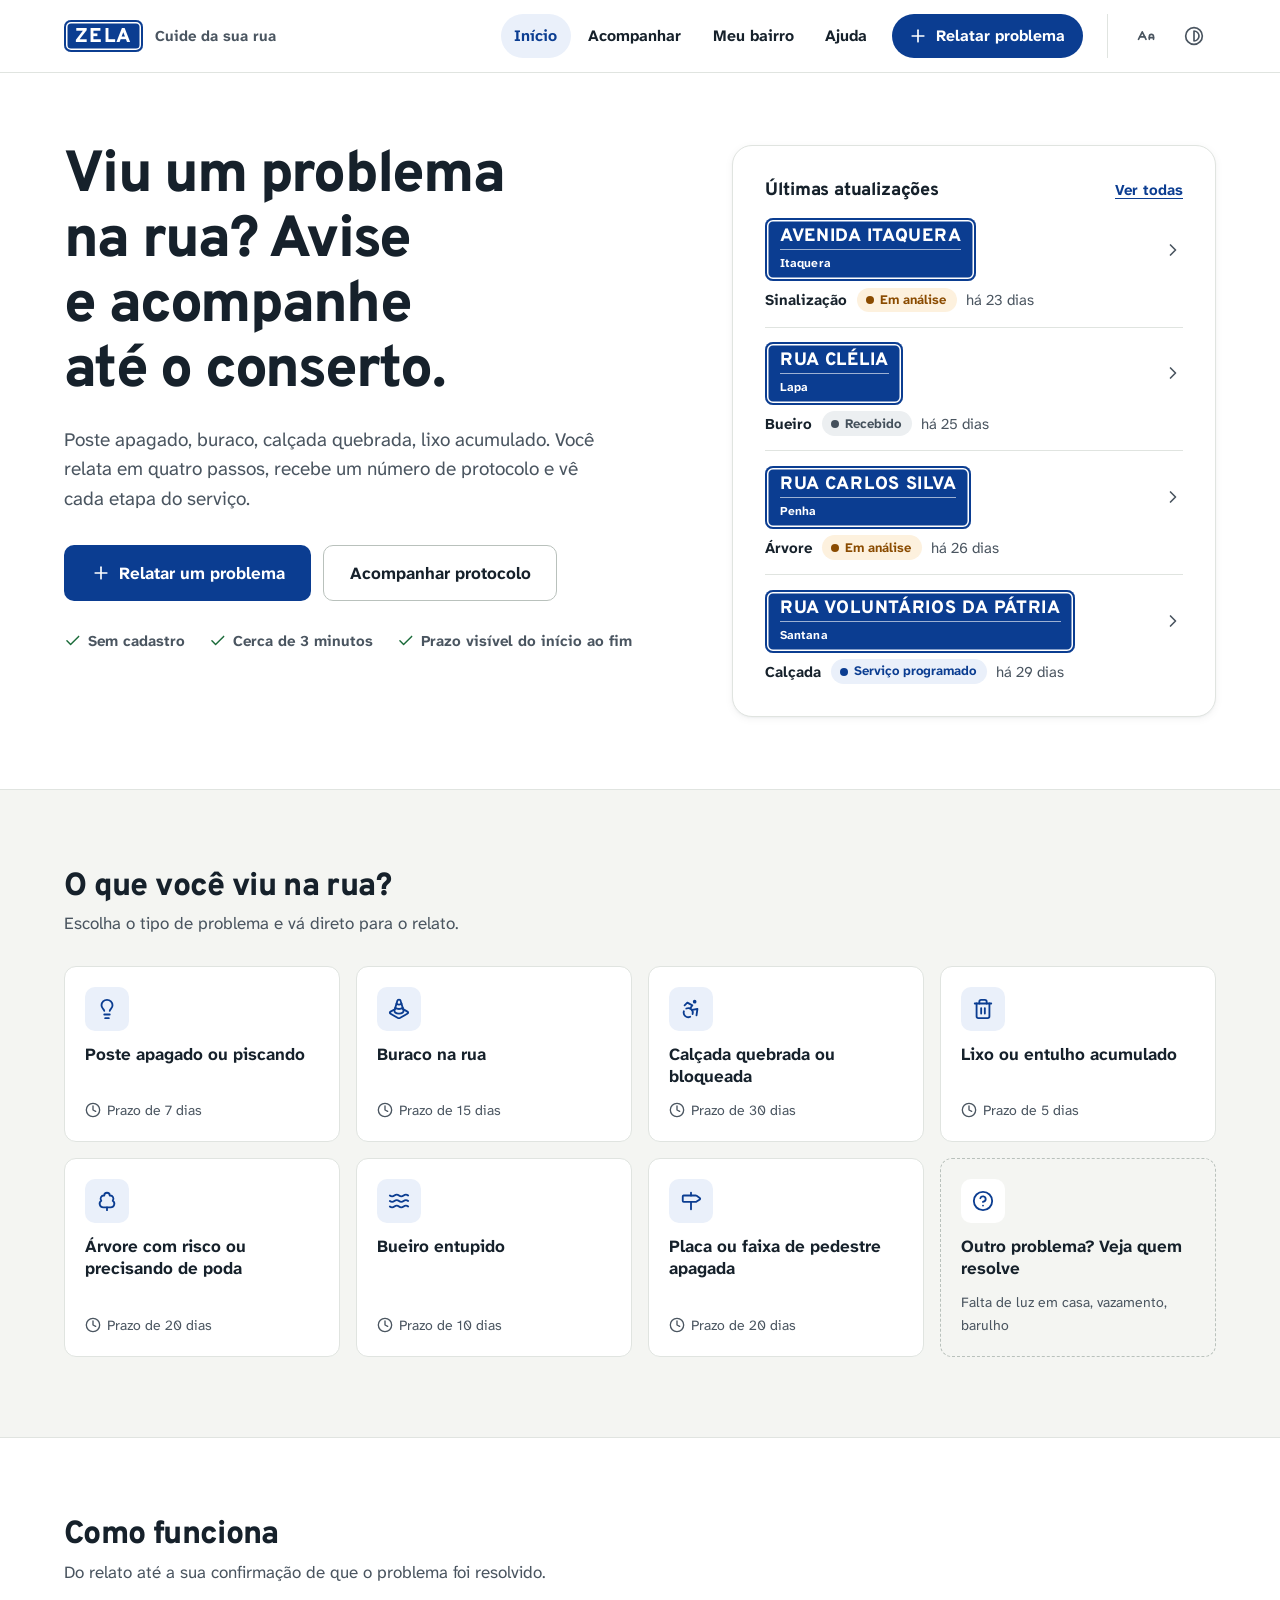
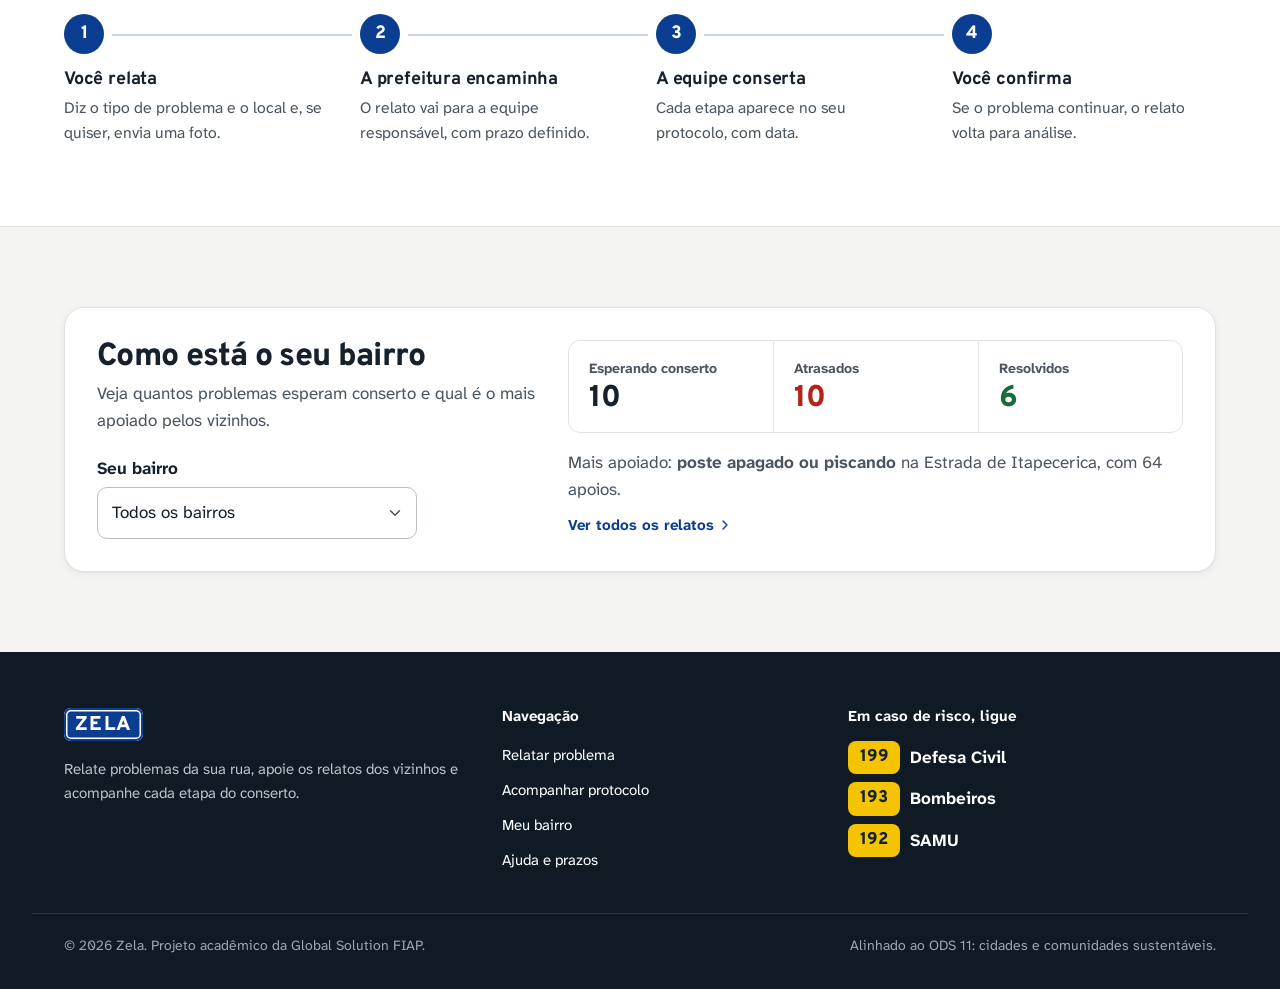
<file: index.html>
<!DOCTYPE html>
<html lang="pt-BR">
<head>
  <meta charset="UTF-8">
  <meta name="viewport" content="width=device-width, initial-scale=1">
  <title>Zela · Cuide da sua rua</title>
  <meta name="description" content="Relate poste apagado, buraco, calçada quebrada ou lixo na rua e acompanhe o conserto pelo número do protocolo.">
  <meta name="theme-color" content="#0b3d91">
  <script>document.documentElement.classList.add("js");</script>
  <link rel="preconnect" href="https://fonts.googleapis.com">
  <link rel="preconnect" href="https://fonts.gstatic.com" crossorigin>
  <link href="https://fonts.googleapis.com/css2?family=Atkinson+Hyperlegible+Next:wght@400;700&family=Overpass:wght@700;800&display=swap" rel="stylesheet">
  <link rel="stylesheet" href="css/style.css">
  <link rel="icon" href="img/favicon.svg?v=2" type="image/svg+xml">
  <link rel="icon" href="img/favicon-32.png?v=2" type="image/png" sizes="32x32">
  <link rel="apple-touch-icon" href="img/apple-touch-icon.png?v=2">
</head>
<body>
  <a class="pular" href="#conteudo">Pular para o conteúdo</a>

  <header class="topo">
    <div class="container topo__linha">
      <a class="marca" href="index.html" aria-label="Zela, página inicial">
        <span class="marca__placa" aria-hidden="true">Zela</span>
        <span class="marca__texto" aria-hidden="true">Cuide da sua rua</span>
      </a>
      <nav class="navegacao" aria-label="Principal">
        <ul id="menu-principal" class="menu">
          <li><a href="index.html" aria-current="page">Início</a></li>
          <li><a href="acompanhar.html">Acompanhar <span id="contador-meus" class="contador" hidden></span></a></li>
          <li><a href="bairro.html">Meu bairro</a></li>
          <li><a href="ajuda.html">Ajuda</a></li>
          <li class="menu__cta"><a href="relatar.html"><span data-icone="mais"></span>Relatar problema</a></li>
        </ul>
      </nav>
      <div class="prefs" role="group" aria-label="Preferências de leitura">
        <button type="button" id="pref-texto" class="botao-icone" aria-pressed="false" aria-label="Texto maior" data-dica="Texto maior"><span data-icone="texto"></span></button>
        <button type="button" id="pref-contraste" class="botao-icone" aria-pressed="false" aria-label="Alto contraste" data-dica="Alto contraste"><span data-icone="contraste"></span></button>
      </div>
      <button type="button" id="botao-menu" class="botao-icone botao-menu" aria-expanded="false" aria-controls="menu-principal" aria-label="Abrir menu"><span data-icone="menu"></span></button>
    </div>
  </header>

  <div id="aviso-global" class="aviso-global" role="status" aria-live="polite"></div>

  <main id="conteudo" tabindex="-1">
    <section class="hero" aria-labelledby="titulo-hero">
      <div class="container hero__grade">
        <div class="hero__texto">
          <h1 id="titulo-hero">Viu um problema na rua? Avise e acompanhe até o conserto.</h1>
          <p class="lead">Poste apagado, buraco, calçada quebrada, lixo acumulado. Você relata em quatro passos, recebe um número de protocolo e vê cada etapa do serviço.</p>
          <div class="acoes">
            <a class="botao botao--principal botao--grande" href="relatar.html"><span data-icone="mais"></span>Relatar um problema</a>
            <a class="botao botao--secundario botao--grande" href="acompanhar.html">Acompanhar protocolo</a>
          </div>
          <ul class="garantias">
            <li><span data-icone="check"></span>Sem cadastro</li>
            <li><span data-icone="check"></span>Cerca de 3 minutos</li>
            <li><span data-icone="check"></span>Prazo visível do início ao fim</li>
          </ul>
        </div>

        <section class="painel" aria-labelledby="titulo-atualizacoes">
          <div class="painel__cabeca">
            <h2 id="titulo-atualizacoes">Últimas atualizações</h2>
            <a href="bairro.html">Ver todas</a>
          </div>
          <ul class="atualizacoes" id="ruas-recentes"></ul>
        </section>
      </div>
    </section>

    <section class="secao" aria-labelledby="titulo-categorias">
      <div class="container">
        <div class="secao__cabeca">
          <h2 id="titulo-categorias">O que você viu na rua?</h2>
          <p>Escolha o tipo de problema e vá direto para o relato.</p>
        </div>
        <ul class="categorias" id="atalhos-categorias"></ul>
      </div>
    </section>

    <section class="secao secao--branca" aria-labelledby="titulo-como">
      <div class="container">
        <div class="secao__cabeca">
          <h2 id="titulo-como">Como funciona</h2>
          <p>Do relato até a sua confirmação de que o problema foi resolvido.</p>
        </div>
        <ol class="passos">
          <li><h3>Você relata</h3><p>Diz o tipo de problema e o local e, se quiser, envia uma foto.</p></li>
          <li><h3>A prefeitura encaminha</h3><p>O relato vai para a equipe responsável, com prazo definido.</p></li>
          <li><h3>A equipe conserta</h3><p>Cada etapa aparece no seu protocolo, com data.</p></li>
          <li><h3>Você confirma</h3><p>Se o problema continuar, o relato volta para análise.</p></li>
        </ol>
      </div>
    </section>

    <section class="secao" aria-labelledby="titulo-perto">
      <div class="container">
        <div class="painel bairro-rapido">
          <div>
            <h2 id="titulo-perto">Como está o seu bairro</h2>
            <p>Veja quantos problemas esperam conserto e qual é o mais apoiado pelos vizinhos.</p>
            <div class="campo">
              <label for="escolha-bairro">Seu bairro</label>
              <select id="escolha-bairro"><option value="">Todos os bairros</option></select>
            </div>
          </div>
          <div id="resumo-bairro" class="resumo-bairro" aria-live="polite"></div>
        </div>
      </div>
    </section>
  </main>

  <footer class="rodape">
    <div class="container rodape__grade">
      <div>
        <span class="marca__placa" aria-hidden="true">Zela</span>
        <p>Relate problemas da sua rua, apoie os relatos dos vizinhos e acompanhe cada etapa do conserto.</p>
      </div>
      <nav aria-labelledby="rodape-nav">
        <h2 id="rodape-nav">Navegação</h2>
        <ul class="rodape__links">
          <li><a href="relatar.html">Relatar problema</a></li>
          <li><a href="acompanhar.html">Acompanhar protocolo</a></li>
          <li><a href="bairro.html">Meu bairro</a></li>
          <li><a href="ajuda.html">Ajuda e prazos</a></li>
        </ul>
      </nav>
      <section aria-labelledby="rodape-emergencia">
        <h2 id="rodape-emergencia">Em caso de risco, ligue</h2>
        <ul class="telefones">
          <li><a href="tel:199"><strong>199</strong><span>Defesa Civil</span></a></li>
          <li><a href="tel:193"><strong>193</strong><span>Bombeiros</span></a></li>
          <li><a href="tel:192"><strong>192</strong><span>SAMU</span></a></li>
        </ul>
      </section>
    </div>
    <div class="container rodape__base">
      <p>© <span id="ano-atual">2026</span> Zela. Projeto acadêmico da Global Solution FIAP.</p>
      <p>Alinhado ao ODS 11: cidades e comunidades sustentáveis.</p>
    </div>
  </footer>

  <script src="js/dados.js"></script>
  <script src="js/app.js"></script>
  <script src="js/inicio.js"></script>
</body>
</html>
</file>
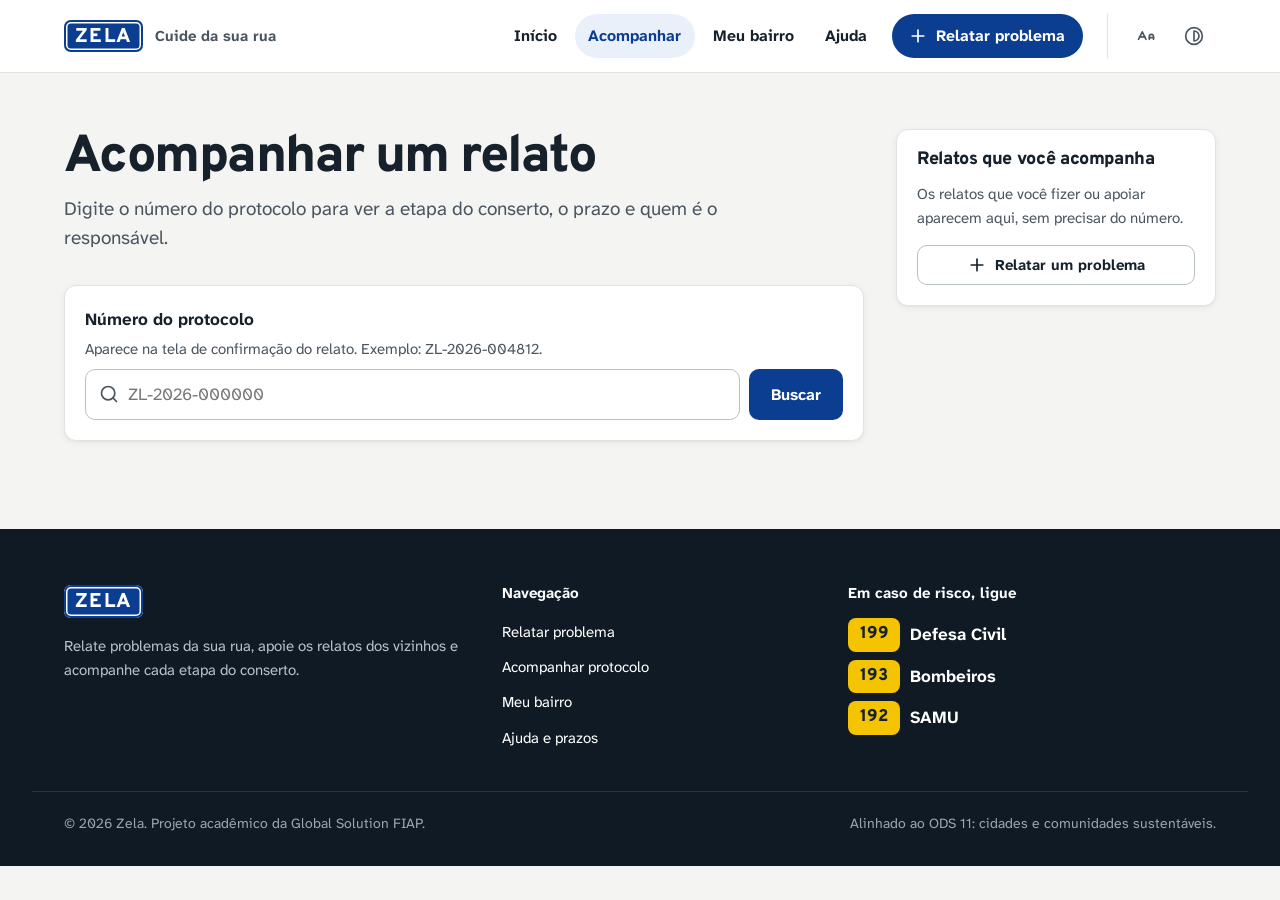
<file: acompanhar.html>
<!DOCTYPE html>
<html lang="pt-BR">
<head>
  <meta charset="UTF-8">
  <meta name="viewport" content="width=device-width, initial-scale=1">
  <title>Acompanhar um relato · Zela</title>
  <meta name="description" content="Veja em que etapa está o conserto do problema que você relatou.">
  <meta name="theme-color" content="#0b3d91">
  <script>document.documentElement.classList.add("js");</script>
  <link rel="preconnect" href="https://fonts.googleapis.com">
  <link rel="preconnect" href="https://fonts.gstatic.com" crossorigin>
  <link href="https://fonts.googleapis.com/css2?family=Atkinson+Hyperlegible+Next:wght@400;700&family=Overpass:wght@700;800&display=swap" rel="stylesheet">
  <link rel="stylesheet" href="css/style.css">
  <link rel="icon" href="img/favicon.svg?v=2" type="image/svg+xml">
  <link rel="icon" href="img/favicon-32.png?v=2" type="image/png" sizes="32x32">
  <link rel="apple-touch-icon" href="img/apple-touch-icon.png?v=2">
</head>
<body>
  <a class="pular" href="#conteudo">Pular para o conteúdo</a>

  <header class="topo">
    <div class="container topo__linha">
      <a class="marca" href="index.html" aria-label="Zela, página inicial">
        <span class="marca__placa" aria-hidden="true">Zela</span>
        <span class="marca__texto" aria-hidden="true">Cuide da sua rua</span>
      </a>
      <nav class="navegacao" aria-label="Principal">
        <ul id="menu-principal" class="menu">
          <li><a href="index.html">Início</a></li>
          <li><a href="acompanhar.html" aria-current="page">Acompanhar <span id="contador-meus" class="contador" hidden></span></a></li>
          <li><a href="bairro.html">Meu bairro</a></li>
          <li><a href="ajuda.html">Ajuda</a></li>
          <li class="menu__cta"><a href="relatar.html"><span data-icone="mais"></span>Relatar problema</a></li>
        </ul>
      </nav>
      <div class="prefs" role="group" aria-label="Preferências de leitura">
        <button type="button" id="pref-texto" class="botao-icone" aria-pressed="false" aria-label="Texto maior" data-dica="Texto maior"><span data-icone="texto"></span></button>
        <button type="button" id="pref-contraste" class="botao-icone" aria-pressed="false" aria-label="Alto contraste" data-dica="Alto contraste"><span data-icone="contraste"></span></button>
      </div>
      <button type="button" id="botao-menu" class="botao-icone botao-menu" aria-expanded="false" aria-controls="menu-principal" aria-label="Abrir menu"><span data-icone="menu"></span></button>
    </div>
  </header>

  <div id="aviso-global" class="aviso-global" role="status" aria-live="polite"></div>

  <main id="conteudo" class="pagina" tabindex="-1">
    <div class="container layout-lateral">
      <div>
        <header class="pagina__cabeca">
          <h1>Acompanhar um relato</h1>
          <p class="lead">Digite o número do protocolo para ver a etapa do conserto, o prazo e quem é o responsável.</p>
        </header>

        <form id="form-busca" class="busca painel painel--compacto" novalidate role="search" aria-label="Buscar protocolo">
          <div class="campo">
            <label for="protocolo">Número do protocolo</label>
            <p class="dica" id="dica-protocolo">Aparece na tela de confirmação do relato. Exemplo: ZL-2026-004812.</p>
            <div class="busca__linha">
              <div class="campo-com-icone">
                <span data-icone="lupa"></span>
                <input type="text" id="protocolo" name="protocolo" autocomplete="off" autocapitalize="characters" spellcheck="false" placeholder="ZL-2026-000000" aria-describedby="dica-protocolo erro-protocolo">
              </div>
              <button type="submit" class="botao botao--principal">Buscar</button>
            </div>
            <p class="erro" id="erro-protocolo" hidden></p>
          </div>
        </form>

        <section id="resultado" aria-label="Resultado da busca" hidden></section>
      </div>

      <aside class="lateral-fixa" aria-labelledby="titulo-meus">
        <div class="painel painel--compacto">
          <h2 class="painel__titulo" id="titulo-meus">Relatos que você acompanha</h2>
          <div id="lista-meus"></div>
        </div>
      </aside>
    </div>
  </main>

  <footer class="rodape">
    <div class="container rodape__grade">
      <div>
        <span class="marca__placa" aria-hidden="true">Zela</span>
        <p>Relate problemas da sua rua, apoie os relatos dos vizinhos e acompanhe cada etapa do conserto.</p>
      </div>
      <nav aria-labelledby="rodape-nav">
        <h2 id="rodape-nav">Navegação</h2>
        <ul class="rodape__links">
          <li><a href="relatar.html">Relatar problema</a></li>
          <li><a href="acompanhar.html">Acompanhar protocolo</a></li>
          <li><a href="bairro.html">Meu bairro</a></li>
          <li><a href="ajuda.html">Ajuda e prazos</a></li>
        </ul>
      </nav>
      <section aria-labelledby="rodape-emergencia">
        <h2 id="rodape-emergencia">Em caso de risco, ligue</h2>
        <ul class="telefones">
          <li><a href="tel:199"><strong>199</strong><span>Defesa Civil</span></a></li>
          <li><a href="tel:193"><strong>193</strong><span>Bombeiros</span></a></li>
          <li><a href="tel:192"><strong>192</strong><span>SAMU</span></a></li>
        </ul>
      </section>
    </div>
    <div class="container rodape__base">
      <p>© <span id="ano-atual">2026</span> Zela. Projeto acadêmico da Global Solution FIAP.</p>
      <p>Alinhado ao ODS 11: cidades e comunidades sustentáveis.</p>
    </div>
  </footer>

  <script src="js/dados.js"></script>
  <script src="js/app.js"></script>
  <script src="js/acompanhar.js"></script>
</body>
</html>
</file>
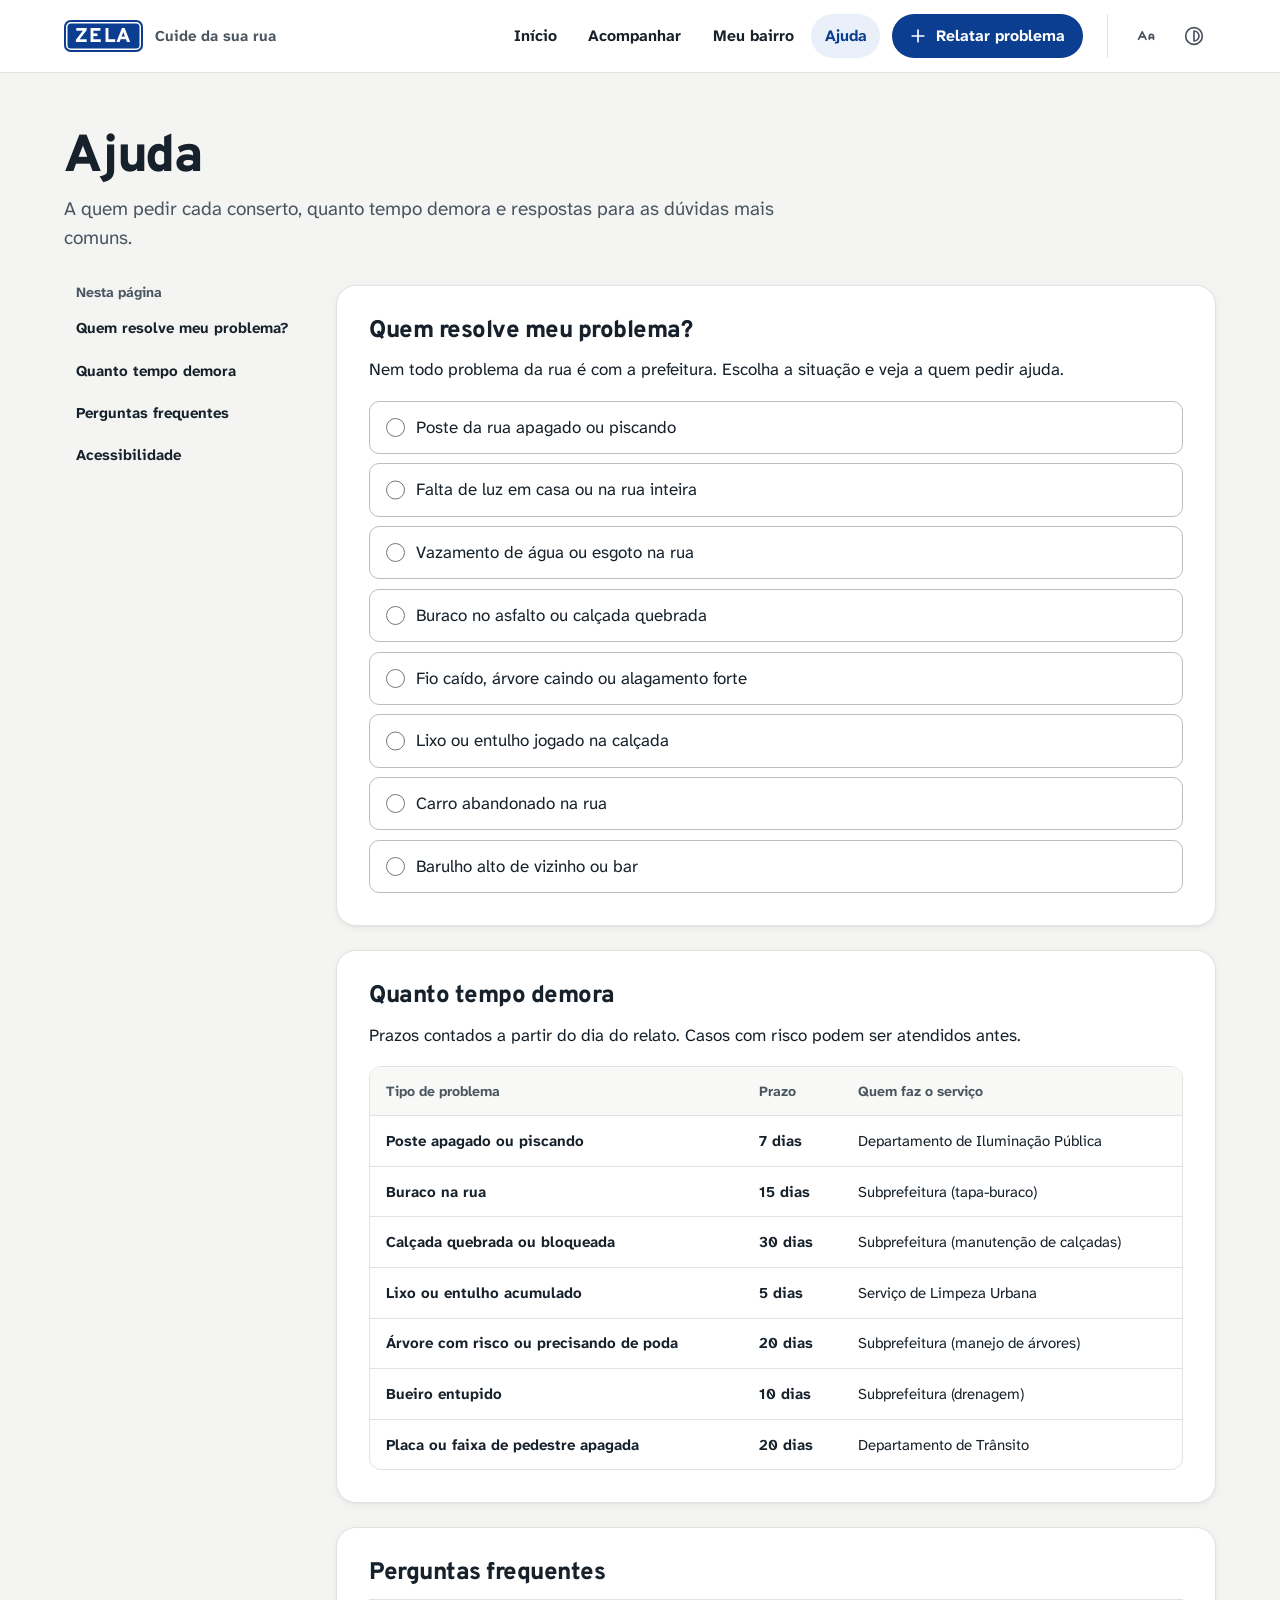
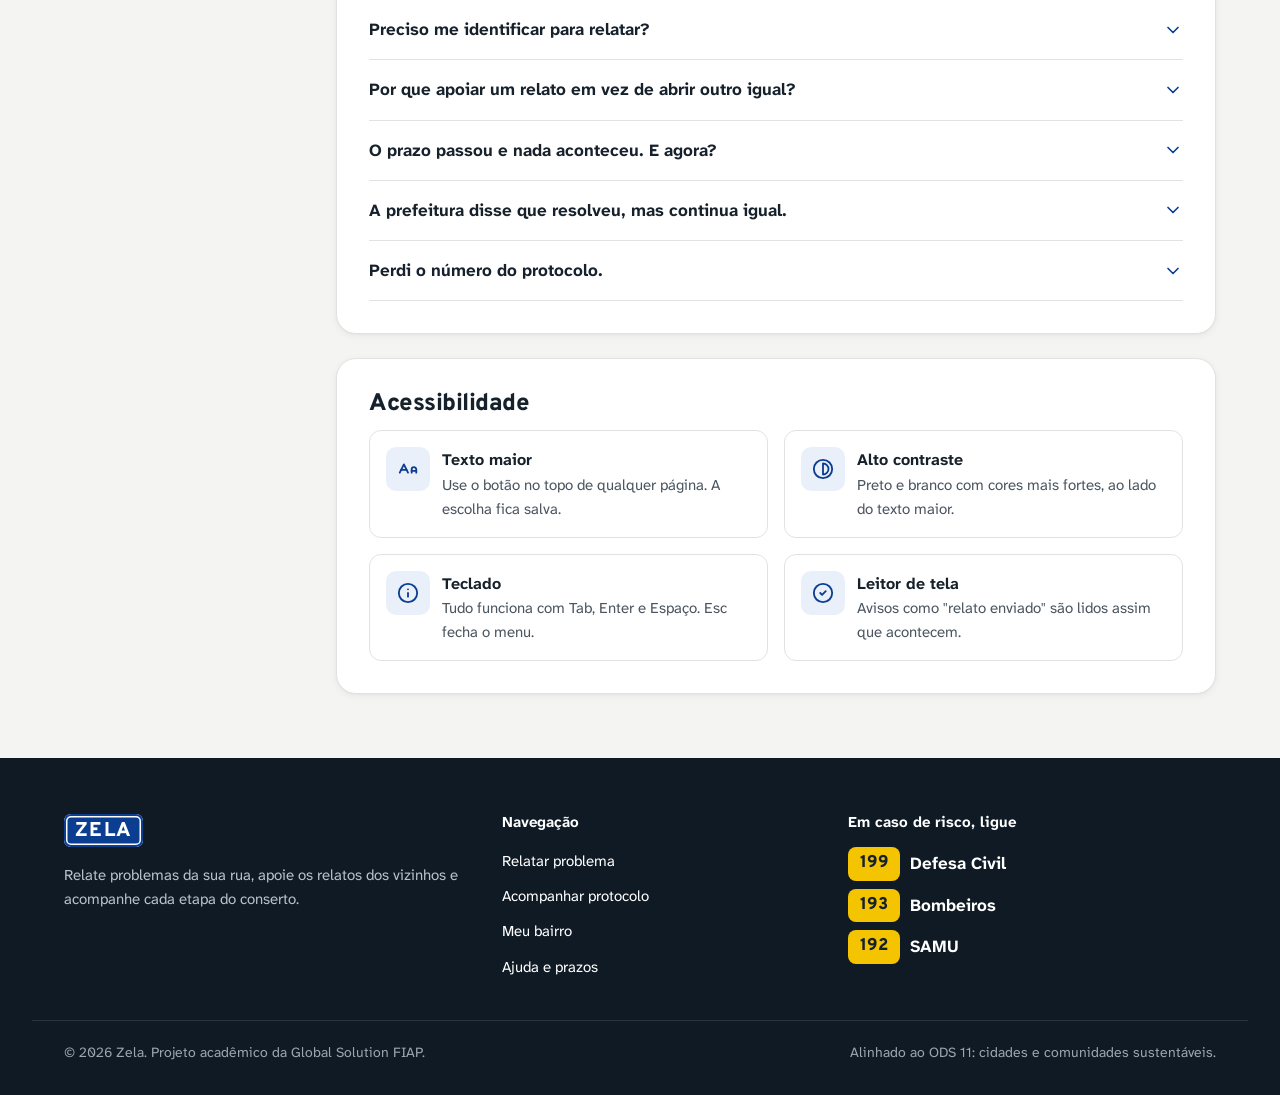
<file: ajuda.html>
<!DOCTYPE html>
<html lang="pt-BR">
<head>
  <meta charset="UTF-8">
  <meta name="viewport" content="width=device-width, initial-scale=1">
  <title>Ajuda · Zela</title>
  <meta name="description" content="Descubra quem resolve cada tipo de problema, os prazos de conserto e como usar o Zela.">
  <meta name="theme-color" content="#0b3d91">
  <script>document.documentElement.classList.add("js");</script>
  <link rel="preconnect" href="https://fonts.googleapis.com">
  <link rel="preconnect" href="https://fonts.gstatic.com" crossorigin>
  <link href="https://fonts.googleapis.com/css2?family=Atkinson+Hyperlegible+Next:wght@400;700&family=Overpass:wght@700;800&display=swap" rel="stylesheet">
  <link rel="stylesheet" href="css/style.css">
  <link rel="icon" href="img/favicon.svg?v=2" type="image/svg+xml">
  <link rel="icon" href="img/favicon-32.png?v=2" type="image/png" sizes="32x32">
  <link rel="apple-touch-icon" href="img/apple-touch-icon.png?v=2">
</head>
<body>
  <a class="pular" href="#conteudo">Pular para o conteúdo</a>

  <header class="topo">
    <div class="container topo__linha">
      <a class="marca" href="index.html" aria-label="Zela, página inicial">
        <span class="marca__placa" aria-hidden="true">Zela</span>
        <span class="marca__texto" aria-hidden="true">Cuide da sua rua</span>
      </a>
      <nav class="navegacao" aria-label="Principal">
        <ul id="menu-principal" class="menu">
          <li><a href="index.html">Início</a></li>
          <li><a href="acompanhar.html">Acompanhar <span id="contador-meus" class="contador" hidden></span></a></li>
          <li><a href="bairro.html">Meu bairro</a></li>
          <li><a href="ajuda.html" aria-current="page">Ajuda</a></li>
          <li class="menu__cta"><a href="relatar.html"><span data-icone="mais"></span>Relatar problema</a></li>
        </ul>
      </nav>
      <div class="prefs" role="group" aria-label="Preferências de leitura">
        <button type="button" id="pref-texto" class="botao-icone" aria-pressed="false" aria-label="Texto maior" data-dica="Texto maior"><span data-icone="texto"></span></button>
        <button type="button" id="pref-contraste" class="botao-icone" aria-pressed="false" aria-label="Alto contraste" data-dica="Alto contraste"><span data-icone="contraste"></span></button>
      </div>
      <button type="button" id="botao-menu" class="botao-icone botao-menu" aria-expanded="false" aria-controls="menu-principal" aria-label="Abrir menu"><span data-icone="menu"></span></button>
    </div>
  </header>

  <div id="aviso-global" class="aviso-global" role="status" aria-live="polite"></div>

  <main id="conteudo" class="pagina" tabindex="-1">
    <div class="container">
      <header class="pagina__cabeca">
        <h1>Ajuda</h1>
        <p class="lead">A quem pedir cada conserto, quanto tempo demora e respostas para as dúvidas mais comuns.</p>
      </header>

      <div class="layout-lateral layout-lateral--esquerda">
        <nav class="sumario lateral-fixa" aria-labelledby="titulo-sumario">
          <h2 id="titulo-sumario">Nesta página</h2>
          <ul>
            <li><a href="#quem-resolve">Quem resolve meu problema?</a></li>
            <li><a href="#prazos">Quanto tempo demora</a></li>
            <li><a href="#perguntas">Perguntas frequentes</a></li>
            <li><a href="#acessibilidade">Acessibilidade</a></li>
          </ul>
        </nav>

        <div>
          <section id="quem-resolve" class="painel secao-ajuda" aria-labelledby="titulo-quem">
            <h2 id="titulo-quem">Quem resolve meu problema?</h2>
            <p>Nem todo problema da rua é com a prefeitura. Escolha a situação e veja a quem pedir ajuda.</p>
            <form id="guia" novalidate>
              <fieldset class="grupo grupo--solto">
                <legend class="visualmente-oculto">O que está acontecendo?</legend>
                <div class="opcoes-coluna" id="opcoes-guia"></div>
              </fieldset>
            </form>
            <div id="resposta-guia" class="resposta-guia" aria-live="polite"></div>
          </section>

          <section id="prazos" class="painel secao-ajuda" aria-labelledby="titulo-prazos">
            <h2 id="titulo-prazos">Quanto tempo demora</h2>
            <p>Prazos contados a partir do dia do relato. Casos com risco podem ser atendidos antes.</p>
            <div class="tabela-rolagem" tabindex="0" role="region" aria-labelledby="legenda-prazos">
              <table class="tabela">
                <caption id="legenda-prazos" class="visualmente-oculto">Prazo previsto por tipo de problema</caption>
                <thead>
                  <tr><th scope="col">Tipo de problema</th><th scope="col">Prazo</th><th scope="col">Quem faz o serviço</th></tr>
                </thead>
                <tbody id="tabela-prazos"></tbody>
              </table>
            </div>
          </section>

          <section id="perguntas" class="painel secao-ajuda" aria-labelledby="titulo-perguntas">
            <h2 id="titulo-perguntas">Perguntas frequentes</h2>
            <div class="perguntas">
              <details>
                <summary>Preciso me identificar para relatar?</summary>
                <p>Não. Você pode relatar sem nome, e-mail ou telefone. O contato só é pedido se você quiser receber avisos sobre o andamento.</p>
              </details>
              <details>
                <summary>Por que apoiar um relato em vez de abrir outro igual?</summary>
                <p>Relatos repetidos do mesmo buraco viram vários pedidos separados na fila. Quando você apoia, o relato que já existe ganha prioridade e todos acompanham o mesmo protocolo.</p>
              </details>
              <details>
                <summary>O prazo passou e nada aconteceu. E agora?</summary>
                <p>O relato aparece como atrasado em <a href="acompanhar.html">Acompanhar</a> e em <a href="bairro.html">Meu bairro</a>. Peça aos vizinhos que apoiem e, se quiser, leve o número do protocolo à subprefeitura da sua região.</p>
              </details>
              <details>
                <summary>A prefeitura disse que resolveu, mas continua igual.</summary>
                <p>Abra o relato em <a href="acompanhar.html">Acompanhar</a> e responda "Não, continua igual". O relato é reaberto e volta para análise.</p>
              </details>
              <details>
                <summary>Perdi o número do protocolo.</summary>
                <p>Os relatos que você fez ou apoiou neste aparelho ficam na lista da página <a href="acompanhar.html">Acompanhar</a>. Você também pode encontrá-los pela rua em <a href="bairro.html">Meu bairro</a>.</p>
              </details>
            </div>
          </section>

          <section id="acessibilidade" class="painel secao-ajuda" aria-labelledby="titulo-acess">
            <h2 id="titulo-acess">Acessibilidade</h2>
            <ul class="lista-recursos">
              <li><span class="ladrilho"><span data-icone="texto"></span></span><div><strong>Texto maior</strong>Use o botão no topo de qualquer página. A escolha fica salva.</div></li>
              <li><span class="ladrilho"><span data-icone="contraste"></span></span><div><strong>Alto contraste</strong>Preto e branco com cores mais fortes, ao lado do texto maior.</div></li>
              <li><span class="ladrilho"><span data-icone="info"></span></span><div><strong>Teclado</strong>Tudo funciona com Tab, Enter e Espaço. Esc fecha o menu.</div></li>
              <li><span class="ladrilho"><span data-icone="sucesso"></span></span><div><strong>Leitor de tela</strong>Avisos como "relato enviado" são lidos assim que acontecem.</div></li>
            </ul>
          </section>
        </div>
      </div>
    </div>
  </main>

  <footer class="rodape">
    <div class="container rodape__grade">
      <div>
        <span class="marca__placa" aria-hidden="true">Zela</span>
        <p>Relate problemas da sua rua, apoie os relatos dos vizinhos e acompanhe cada etapa do conserto.</p>
      </div>
      <nav aria-labelledby="rodape-nav">
        <h2 id="rodape-nav">Navegação</h2>
        <ul class="rodape__links">
          <li><a href="relatar.html">Relatar problema</a></li>
          <li><a href="acompanhar.html">Acompanhar protocolo</a></li>
          <li><a href="bairro.html">Meu bairro</a></li>
          <li><a href="ajuda.html">Ajuda e prazos</a></li>
        </ul>
      </nav>
      <section aria-labelledby="rodape-emergencia">
        <h2 id="rodape-emergencia">Em caso de risco, ligue</h2>
        <ul class="telefones">
          <li><a href="tel:199"><strong>199</strong><span>Defesa Civil</span></a></li>
          <li><a href="tel:193"><strong>193</strong><span>Bombeiros</span></a></li>
          <li><a href="tel:192"><strong>192</strong><span>SAMU</span></a></li>
        </ul>
      </section>
    </div>
    <div class="container rodape__base">
      <p>© <span id="ano-atual">2026</span> Zela. Projeto acadêmico da Global Solution FIAP.</p>
      <p>Alinhado ao ODS 11: cidades e comunidades sustentáveis.</p>
    </div>
  </footer>

  <script src="js/dados.js"></script>
  <script src="js/app.js"></script>
  <script src="js/ajuda.js"></script>
</body>
</html>
</file>
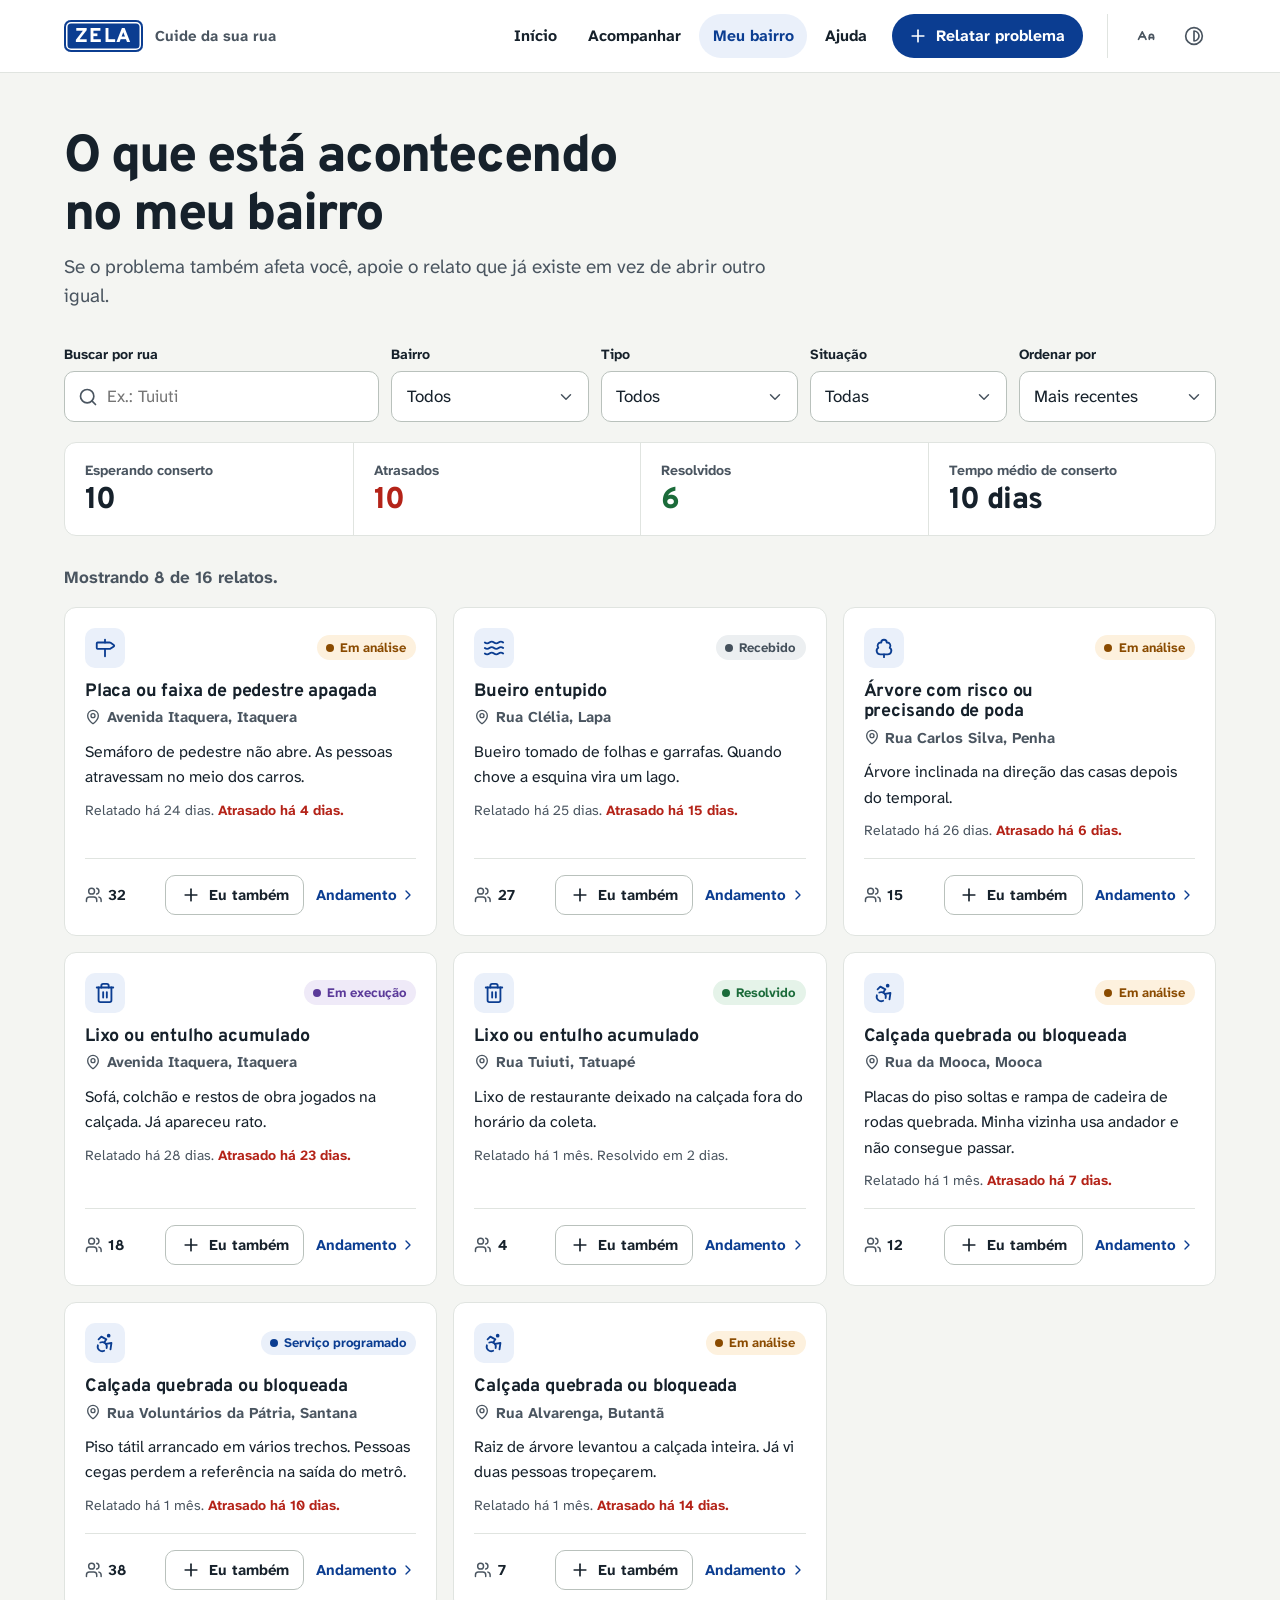
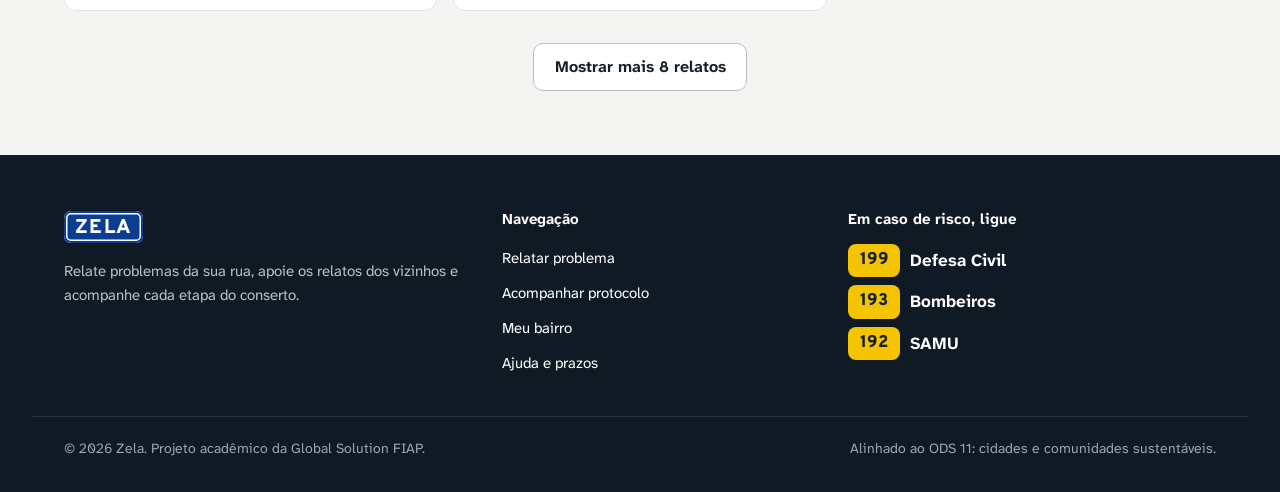
<file: bairro.html>
<!DOCTYPE html>
<html lang="pt-BR">
<head>
  <meta charset="UTF-8">
  <meta name="viewport" content="width=device-width, initial-scale=1">
  <title>Meu bairro · Zela</title>
  <meta name="description" content="Veja os problemas relatados no seu bairro, apoie os que afetam você e confira o que já foi resolvido.">
  <meta name="theme-color" content="#0b3d91">
  <script>document.documentElement.classList.add("js");</script>
  <link rel="preconnect" href="https://fonts.googleapis.com">
  <link rel="preconnect" href="https://fonts.gstatic.com" crossorigin>
  <link href="https://fonts.googleapis.com/css2?family=Atkinson+Hyperlegible+Next:wght@400;700&family=Overpass:wght@700;800&display=swap" rel="stylesheet">
  <link rel="stylesheet" href="css/style.css">
  <link rel="icon" href="img/favicon.svg?v=2" type="image/svg+xml">
  <link rel="icon" href="img/favicon-32.png?v=2" type="image/png" sizes="32x32">
  <link rel="apple-touch-icon" href="img/apple-touch-icon.png?v=2">
</head>
<body>
  <a class="pular" href="#conteudo">Pular para o conteúdo</a>

  <header class="topo">
    <div class="container topo__linha">
      <a class="marca" href="index.html" aria-label="Zela, página inicial">
        <span class="marca__placa" aria-hidden="true">Zela</span>
        <span class="marca__texto" aria-hidden="true">Cuide da sua rua</span>
      </a>
      <nav class="navegacao" aria-label="Principal">
        <ul id="menu-principal" class="menu">
          <li><a href="index.html">Início</a></li>
          <li><a href="acompanhar.html">Acompanhar <span id="contador-meus" class="contador" hidden></span></a></li>
          <li><a href="bairro.html" aria-current="page">Meu bairro</a></li>
          <li><a href="ajuda.html">Ajuda</a></li>
          <li class="menu__cta"><a href="relatar.html"><span data-icone="mais"></span>Relatar problema</a></li>
        </ul>
      </nav>
      <div class="prefs" role="group" aria-label="Preferências de leitura">
        <button type="button" id="pref-texto" class="botao-icone" aria-pressed="false" aria-label="Texto maior" data-dica="Texto maior"><span data-icone="texto"></span></button>
        <button type="button" id="pref-contraste" class="botao-icone" aria-pressed="false" aria-label="Alto contraste" data-dica="Alto contraste"><span data-icone="contraste"></span></button>
      </div>
      <button type="button" id="botao-menu" class="botao-icone botao-menu" aria-expanded="false" aria-controls="menu-principal" aria-label="Abrir menu"><span data-icone="menu"></span></button>
    </div>
  </header>

  <div id="aviso-global" class="aviso-global" role="status" aria-live="polite"></div>

  <main id="conteudo" class="pagina" tabindex="-1">
    <div class="container">
      <header class="pagina__cabeca">
        <h1>O que está acontecendo no meu bairro</h1>
        <p class="lead">Se o problema também afeta você, apoie o relato que já existe em vez de abrir outro igual.</p>
      </header>

      <form id="filtros" class="filtros" aria-label="Filtrar relatos" novalidate>
        <div class="campo filtros__busca">
          <label for="filtro-rua">Buscar por rua</label>
          <div class="campo-com-icone">
            <span data-icone="lupa"></span>
            <input type="search" id="filtro-rua" name="rua" autocomplete="off" placeholder="Ex.: Tuiuti">
          </div>
        </div>
        <div class="campo">
          <label for="filtro-bairro">Bairro</label>
          <select id="filtro-bairro" name="bairro"><option value="">Todos</option></select>
        </div>
        <div class="campo">
          <label for="filtro-categoria">Tipo</label>
          <select id="filtro-categoria" name="categoria"><option value="">Todos</option></select>
        </div>
        <div class="campo">
          <label for="filtro-situacao">Situação</label>
          <select id="filtro-situacao" name="situacao">
            <option value="">Todas</option>
            <option value="abertos">Não resolvidos</option>
            <option value="atrasados">Atrasados</option>
            <option value="resolvido">Resolvidos</option>
          </select>
        </div>
        <div class="campo">
          <label for="filtro-ordem">Ordenar por</label>
          <select id="filtro-ordem" name="ordem">
            <option value="recentes">Mais recentes</option>
            <option value="apoios">Mais apoiados</option>
            <option value="antigos">Esperando há mais tempo</option>
          </select>
        </div>
      </form>

      <section aria-labelledby="titulo-painel">
        <h2 id="titulo-painel" class="visualmente-oculto">Resumo</h2>
        <dl class="numeros" id="numeros"></dl>
      </section>

      <section aria-labelledby="titulo-lista">
        <h2 id="titulo-lista" class="visualmente-oculto">Relatos</h2>
        <div class="filtros__barra">
          <p id="contagem" class="contagem" role="status" aria-live="polite"></p>
          <button type="button" class="botao botao--texto botao--pequeno" id="limpar-filtros" hidden>Limpar filtros</button>
        </div>
        <ul class="lista-relatos" id="lista-relatos"></ul>
        <div class="mais">
          <button type="button" class="botao botao--secundario" id="mostrar-mais" hidden>Mostrar mais relatos</button>
        </div>
      </section>
    </div>
  </main>

  <footer class="rodape">
    <div class="container rodape__grade">
      <div>
        <span class="marca__placa" aria-hidden="true">Zela</span>
        <p>Relate problemas da sua rua, apoie os relatos dos vizinhos e acompanhe cada etapa do conserto.</p>
      </div>
      <nav aria-labelledby="rodape-nav">
        <h2 id="rodape-nav">Navegação</h2>
        <ul class="rodape__links">
          <li><a href="relatar.html">Relatar problema</a></li>
          <li><a href="acompanhar.html">Acompanhar protocolo</a></li>
          <li><a href="bairro.html">Meu bairro</a></li>
          <li><a href="ajuda.html">Ajuda e prazos</a></li>
        </ul>
      </nav>
      <section aria-labelledby="rodape-emergencia">
        <h2 id="rodape-emergencia">Em caso de risco, ligue</h2>
        <ul class="telefones">
          <li><a href="tel:199"><strong>199</strong><span>Defesa Civil</span></a></li>
          <li><a href="tel:193"><strong>193</strong><span>Bombeiros</span></a></li>
          <li><a href="tel:192"><strong>192</strong><span>SAMU</span></a></li>
        </ul>
      </section>
    </div>
    <div class="container rodape__base">
      <p>© <span id="ano-atual">2026</span> Zela. Projeto acadêmico da Global Solution FIAP.</p>
      <p>Alinhado ao ODS 11: cidades e comunidades sustentáveis.</p>
    </div>
  </footer>

  <script src="js/dados.js"></script>
  <script src="js/app.js"></script>
  <script src="js/bairro.js"></script>
</body>
</html>
</file>
<file: css/style.css>
/* =========================================================
   Zela · folha de estilos
   Identidade: placas azuis de nome de rua.
   Títulos e placas em Overpass (derivada da sinalização de rodovias);
   texto em Atkinson Hyperlegible Next (feita para baixa visão).
   ========================================================= */

:root {
  /* Cores */
  --azul: #0b3d91;
  --azul-escuro: #082f70;
  --azul-claro: #eaf0fa;
  --azul-medio: #c7d5ee;
  --amarelo: #f5c400;

  --fundo: #f4f5f2;
  --superficie: #ffffff;
  --superficie-2: #f8f9f7;
  --borda: #e0e4e0;
  --borda-forte: #b9c1bc;

  --texto: #16212b;
  --texto-2: #4a5560;

  --ok: #1b6b3a;      --ok-claro: #e5f3e9;
  --atencao: #8a4b00; --atencao-claro: #fdf1de;
  --erro: #b42318;    --erro-claro: #fdecea;
  --roxo: #5b3a99;    --roxo-claro: #efeaf8;
  --neutro: #44505b;  --neutro-claro: #eceff1;

  /* Tipografia */
  --fonte: "Atkinson Hyperlegible Next", "Atkinson Hyperlegible", system-ui, -apple-system, "Segoe UI", sans-serif;
  --fonte-titulo: "Overpass", "Atkinson Hyperlegible Next", system-ui, sans-serif;

  /* Forma */
  --raio-p: 8px;
  --raio: 12px;
  --raio-g: 20px;
  --sombra: 0 1px 2px rgba(22, 33, 43, 0.04), 0 2px 8px rgba(22, 33, 43, 0.05);
  --sombra-alta: 0 8px 28px rgba(22, 33, 43, 0.14);

  /* Layout */
  --largura: 76rem;
  --margem: clamp(1rem, 4vw, 2rem);
  --topo: 72px;
}

/* ---------- Base ---------- */
*, *::before, *::after { box-sizing: border-box; }

html {
  font-size: 100%;
  -webkit-text-size-adjust: 100%;
  scroll-padding-top: calc(var(--topo) + 1rem);
}
html.texto-maior { font-size: 118.75%; }

body {
  margin: 0;
  background: var(--fundo);
  color: var(--texto);
  font-family: var(--fonte);
  font-size: 1.0625rem;
  line-height: 1.6;
  -webkit-font-smoothing: antialiased;
}

img { max-width: 100%; height: auto; display: block; }

h1, h2, h3, h4 {
  font-family: var(--fonte-titulo);
  font-weight: 800;
  line-height: 1.12;
  letter-spacing: -0.02em;
  margin: 0 0 0.5em;
  text-wrap: balance;
}
h1 { font-size: clamp(2.125rem, 4.4vw, 3.25rem); letter-spacing: -0.03em; }
h2 { font-size: clamp(1.5rem, 2.6vw, 2rem); }
h3 { font-size: 1.25rem; font-weight: 700; letter-spacing: -0.01em; }
h4 { font-size: 1.0625rem; font-weight: 700; letter-spacing: 0; }

p { margin: 0 0 1em; max-width: 68ch; }

a { color: var(--azul); text-decoration-thickness: 1px; text-underline-offset: 0.2em; }
a:hover { color: var(--azul-escuro); text-decoration-thickness: 2px; }

button { font: inherit; }

/* Foco sempre visível: contorno escuro + halo amarelo funciona em qualquer fundo */
:focus-visible {
  outline: 3px solid var(--texto);
  outline-offset: 2px;
  box-shadow: 0 0 0 6px var(--amarelo);
}
[tabindex="-1"]:focus { outline: none; box-shadow: none; }

.visualmente-oculto {
  position: absolute !important;
  width: 1px; height: 1px;
  margin: -1px; padding: 0;
  overflow: hidden; clip: rect(0 0 0 0);
  white-space: nowrap; border: 0;
}

[hidden] { display: none !important; }

.icone { flex: none; width: 1.25rem; height: 1.25rem; }

.container {
  width: 100%;
  max-width: var(--largura);
  margin-inline: auto;
  padding-inline: var(--margem);
}

/* ---------- Pular para o conteúdo ---------- */
.pular {
  position: absolute;
  left: 1rem; top: -5rem;
  z-index: 100;
  background: var(--amarelo);
  color: var(--texto);
  padding: 0.75rem 1rem;
  font-weight: 700;
  border-radius: var(--raio-p);
}
.pular:focus { top: 0.75rem; }

/* ---------- Cabeçalho ---------- */
.topo {
  position: sticky;
  top: 0;
  z-index: 40;
  background: rgba(255, 255, 255, 0.96);
  border-bottom: 1px solid var(--borda);
  backdrop-filter: saturate(1.4) blur(8px);
}
.topo__linha {
  display: flex;
  align-items: center;
  gap: 1.5rem;
  min-height: var(--topo);
}

.marca {
  display: inline-flex;
  align-items: center;
  gap: 0.75rem;
  text-decoration: none;
  color: var(--texto);
  flex: none;
}
.marca__placa {
  display: inline-block;
  font-family: var(--fonte-titulo);
  font-weight: 800;
  font-size: 1.25rem;
  line-height: 1;
  letter-spacing: 0.06em;
  text-transform: uppercase;
  color: #fff;
  background: var(--azul);
  padding: 0.45rem 0.7rem 0.35rem;
  border-radius: 7px;
  box-shadow: inset 0 0 0 2px var(--azul), inset 0 0 0 3.5px #fff;
}
.marca__texto { font-size: 0.9375rem; font-weight: 700; color: var(--texto-2); }

.navegacao { margin-left: auto; }
.menu {
  list-style: none;
  margin: 0;
  padding: 0;
  display: flex;
  align-items: center;
  gap: 0.25rem;
}
.menu a {
  display: inline-flex;
  align-items: center;
  gap: 0.45rem;
  min-height: 44px;
  padding: 0.5rem 0.85rem;
  border-radius: 999px;
  font-weight: 700;
  font-size: 0.9875rem;
  color: var(--texto);
  text-decoration: none;
}
.menu a:hover { background: var(--fundo); color: var(--texto); }
.menu a[aria-current="page"] { background: var(--azul-claro); color: var(--azul); }
.menu__cta { margin-left: 0.5rem; }
.menu .menu__cta a { background: var(--azul); color: #fff; padding-inline: 1rem 1.15rem; }
.menu .menu__cta a:hover { background: var(--azul-escuro); color: #fff; }
.menu .menu__cta a[aria-current="page"] { background: var(--azul-escuro); color: #fff; box-shadow: inset 0 -3px 0 var(--amarelo); }

.contador {
  min-width: 1.4rem;
  padding: 0 0.35rem;
  border-radius: 999px;
  background: var(--azul);
  color: #fff;
  font-size: 0.8125rem;
  line-height: 1.4rem;
  text-align: center;
}

/* Preferências de leitura: ícones compactos com dica */
.prefs {
  display: flex;
  gap: 0.25rem;
  padding-left: 1rem;
  border-left: 1px solid var(--borda);
}
.botao-icone {
  position: relative;
  display: inline-grid;
  place-items: center;
  width: 44px;
  height: 44px;
  padding: 0;
  border: 1px solid transparent;
  border-radius: 10px;
  background: transparent;
  color: var(--texto-2);
  cursor: pointer;
}
.botao-icone:hover { background: var(--fundo); color: var(--texto); }
.botao-icone[aria-pressed="true"] { background: var(--azul); color: #fff; }
.botao-icone[aria-pressed="true"]:hover { background: var(--azul-escuro); }
.botao-icone[data-dica]::after {
  content: attr(data-dica);
  position: absolute;
  top: calc(100% + 8px);
  right: 0;
  white-space: nowrap;
  background: var(--texto);
  color: #fff;
  font-size: 0.8125rem;
  font-weight: 700;
  padding: 0.35rem 0.6rem;
  border-radius: 6px;
  opacity: 0;
  pointer-events: none;
  transform: translateY(-2px);
  transition: opacity 0.12s, transform 0.12s;
}
.botao-icone[data-dica]:hover::after,
.botao-icone[data-dica]:focus-visible::after { opacity: 1; transform: none; }

.botao-menu { display: none; }

/* ---------- Aviso flutuante (também lido pelo leitor de tela) ---------- */
.aviso-global {
  position: fixed;
  left: 50%;
  bottom: 1.5rem;
  z-index: 60;
  display: flex;
  align-items: center;
  gap: 0.6rem;
  max-width: min(30rem, calc(100% - 2rem));
  background: var(--texto);
  color: #fff;
  padding: 0.85rem 1.1rem;
  border-radius: var(--raio);
  box-shadow: var(--sombra-alta);
  font-weight: 700;
  font-size: 0.9875rem;
  transform: translate(-50%, 200%);
  transition: transform 0.25s ease;
}
.aviso-global .icone { color: #7ddc9c; }
.aviso-global--alerta .icone { color: var(--amarelo); }
.aviso-global:empty { padding: 0; box-shadow: none; }
.aviso-global--visivel { transform: translate(-50%, 0); }

/* ---------- Estrutura de página ---------- */
main:focus { outline: none; }

.pagina { padding-block: clamp(2rem, 5vw, 3.5rem) 4rem; }
.pagina__cabeca { margin-bottom: 2rem; max-width: 46rem; }
.pagina__cabeca h1 { margin-bottom: 0.4rem; }
.lead { font-size: 1.1875rem; color: var(--texto-2); line-height: 1.55; }
.pagina__cabeca .lead { margin: 0; }

.layout-lateral {
  display: grid;
  grid-template-columns: minmax(0, 1fr) 20rem;
  gap: 2rem;
  align-items: start;
}
.layout-lateral--esquerda { grid-template-columns: 15rem minmax(0, 1fr); }
.layout-lateral > * { min-width: 0; }
.lateral-fixa { position: sticky; top: calc(var(--topo) + 1.5rem); }

.painel {
  background: var(--superficie);
  border: 1px solid var(--borda);
  border-radius: var(--raio-g);
  box-shadow: var(--sombra);
  padding: clamp(1.25rem, 3vw, 2rem);
}
.painel--compacto { padding: 1.25rem; border-radius: var(--raio); }
.painel__titulo { font-size: 1.125rem; margin-bottom: 0.75rem; }
.painel__cabeca { display: flex; align-items: baseline; justify-content: space-between; gap: 1rem; margin-bottom: 0.75rem; }
.painel__cabeca h2 { font-size: 1.125rem; margin: 0; letter-spacing: -0.01em; }
.painel__cabeca a { font-weight: 700; font-size: 0.9375rem; white-space: nowrap; }

.secao { padding-block: clamp(3rem, 7vw, 5rem); }
.secao--branca { background: var(--superficie); border-block: 1px solid var(--borda); }
.secao__cabeca { margin-bottom: 1.75rem; }
.secao__cabeca h2 { margin-bottom: 0.3rem; }
.secao__cabeca p { color: var(--texto-2); margin: 0; }

/* ---------- Botões ---------- */
.botao {
  display: inline-flex;
  align-items: center;
  justify-content: center;
  gap: 0.5rem;
  min-height: 48px;
  padding: 0.7rem 1.3rem;
  font-weight: 700;
  font-size: 1rem;
  line-height: 1.2;
  text-align: center;
  text-decoration: none;
  border-radius: 10px;
  border: 1px solid transparent;
  cursor: pointer;
  transition: background-color 0.15s, border-color 0.15s, color 0.15s;
}
.botao--principal { background: var(--azul); color: #fff; }
.botao--principal:hover { background: var(--azul-escuro); color: #fff; }
.botao--secundario { background: var(--superficie); color: var(--texto); border-color: var(--borda-forte); }
.botao--secundario:hover { border-color: var(--texto); color: var(--texto); background: var(--superficie); }
.botao--texto { background: transparent; color: var(--azul); padding-inline: 0.75rem; }
.botao--texto:hover { background: var(--azul-claro); color: var(--azul-escuro); }
.botao--grande { min-height: 56px; padding-inline: 1.6rem; font-size: 1.0625rem; }
.botao--pequeno { min-height: 40px; padding: 0.45rem 0.9rem; font-size: 0.9375rem; }
.botao--bloco { width: 100%; }
.botao:disabled { opacity: 0.5; cursor: not-allowed; }

.botao--apoio[aria-pressed="true"] { background: var(--ok-claro); border-color: var(--ok); color: var(--ok); }

.acoes { display: flex; flex-wrap: wrap; gap: 0.75rem; align-items: center; }

/* ---------- Placa de rua (identidade) ---------- */
.placa {
  display: inline-flex;
  flex-direction: column;
  gap: 0.15rem;
  background: var(--azul);
  color: #fff;
  border-radius: 8px;
  padding: 0.55rem 0.9rem 0.5rem;
  box-shadow: inset 0 0 0 2px var(--azul), inset 0 0 0 3.5px #fff;
  font-family: var(--fonte-titulo);
  max-width: 100%;
}
.placa__nome {
  font-size: 1.125rem;
  font-weight: 800;
  line-height: 1.1;
  text-transform: uppercase;
  letter-spacing: 0.04em;
  overflow-wrap: anywhere;
}
.placa__rodape {
  font-family: var(--fonte);
  font-size: 0.75rem;
  font-weight: 700;
  border-top: 1px solid rgba(255, 255, 255, 0.6);
  padding-top: 0.25rem;
  letter-spacing: 0.01em;
}
.placa__rotulo { font-family: var(--fonte); font-size: 0.875rem; font-weight: 700; opacity: 0.9; }
.placa--grande { padding: 1rem 1.4rem 0.85rem; border-radius: 12px; box-shadow: inset 0 0 0 3px var(--azul), inset 0 0 0 5px #fff; }
.placa--grande .placa__nome { font-size: clamp(1.75rem, 6vw, 2.5rem); letter-spacing: 0.06em; }
.placa--grande .placa__rodape { font-size: 0.875rem; padding-top: 0.35rem; }

/* ---------- Selos de situação (sempre com texto) ---------- */
.selo {
  display: inline-flex;
  align-items: center;
  gap: 0.4rem;
  padding: 0.2rem 0.65rem 0.2rem 0.55rem;
  border-radius: 999px;
  font-size: 0.8125rem;
  font-weight: 700;
  line-height: 1.4;
  white-space: nowrap;
}
.selo::before { content: ""; width: 0.5rem; height: 0.5rem; border-radius: 50%; background: currentColor; }
.selo--recebido { color: var(--neutro); background: var(--neutro-claro); }
.selo--em-analise { color: var(--atencao); background: var(--atencao-claro); }
.selo--programado { color: var(--azul); background: var(--azul-claro); }
.selo--em-execucao { color: var(--roxo); background: var(--roxo-claro); }
.selo--resolvido { color: var(--ok); background: var(--ok-claro); }
.selo--reaberto { color: var(--erro); background: var(--erro-claro); }

/* ---------- Página inicial ---------- */
.hero {
  background: var(--superficie);
  border-bottom: 1px solid var(--borda);
  padding-block: clamp(2.5rem, 6vw, 4.5rem);
}
.hero__grade {
  display: grid;
  grid-template-columns: minmax(0, 1.25fr) minmax(0, 1fr);
  gap: clamp(2rem, 5vw, 4.5rem);
  align-items: start;
}
.hero h1 { font-size: clamp(2.375rem, 5vw, 3.625rem); max-width: 15ch; margin-bottom: 1.25rem; }
.hero .lead { max-width: 34rem; margin-bottom: 2rem; }

.garantias {
  list-style: none;
  margin: 1.75rem 0 0;
  padding: 0;
  display: flex;
  flex-wrap: wrap;
  gap: 0.5rem 1.5rem;
  color: var(--texto-2);
  font-size: 0.9375rem;
  font-weight: 700;
}
.garantias li { display: inline-flex; align-items: center; gap: 0.4rem; }
.garantias .icone { color: var(--ok); width: 1.1rem; height: 1.1rem; }

.atualizacoes { list-style: none; margin: 0; padding: 0; }
.atualizacoes li + li { border-top: 1px solid var(--borda); }
.atualizacao {
  display: grid;
  grid-template-columns: minmax(0, 1fr) auto;
  gap: 0.4rem 1rem;
  align-items: center;
  padding: 0.9rem 0;
  color: var(--texto);
  text-decoration: none;
}
.atualizacoes li:first-child .atualizacao { padding-top: 0.25rem; }
.atualizacoes li:last-child .atualizacao { padding-bottom: 0; }
.atualizacao .placa { justify-self: start; }
.atualizacao__info { grid-column: 1 / -1; display: flex; flex-wrap: wrap; align-items: center; gap: 0.35rem 0.6rem; font-size: 0.9375rem; color: var(--texto-2); }
.atualizacao__info strong { color: var(--texto); }
.atualizacao .icone-seta { color: var(--texto-2); grid-row: 1; grid-column: 2; }
.atualizacao:hover .placa { background: var(--azul-escuro); box-shadow: inset 0 0 0 2px var(--azul-escuro), inset 0 0 0 3.5px #fff; }
.atualizacao:hover .icone-seta { color: var(--azul); transform: translateX(2px); }

/* Atalhos por categoria */
.categorias {
  list-style: none;
  margin: 0;
  padding: 0;
  display: grid;
  grid-template-columns: repeat(4, minmax(0, 1fr));
  gap: 1rem;
}
.categoria {
  display: flex;
  flex-direction: column;
  gap: 0.75rem;
  height: 100%;
  padding: 1.25rem;
  background: var(--superficie);
  border: 1px solid var(--borda);
  border-radius: var(--raio);
  color: var(--texto);
  text-decoration: none;
  transition: border-color 0.15s, box-shadow 0.15s;
}
.categoria:hover { border-color: var(--azul); box-shadow: 0 0 0 1px var(--azul); color: var(--texto); }
.categoria strong { font-size: 1.0625rem; line-height: 1.3; }
.categoria__prazo { margin-top: auto; font-size: 0.875rem; color: var(--texto-2); display: inline-flex; align-items: center; gap: 0.35rem; }
.categoria__prazo .icone { width: 1rem; height: 1rem; }
.categoria--outro { background: transparent; border-style: dashed; border-color: var(--borda-forte); }
.categoria--outro .ladrilho { background: var(--superficie); }

.ladrilho {
  display: inline-grid;
  place-items: center;
  width: 2.75rem;
  height: 2.75rem;
  border-radius: 10px;
  background: var(--azul-claro);
  color: var(--azul);
  flex: none;
}
.ladrilho .icone { width: 1.375rem; height: 1.375rem; }

/* Sequência (só onde há ordem real) */
.passos {
  list-style: none;
  counter-reset: passo;
  margin: 0;
  padding: 0;
  display: grid;
  grid-template-columns: repeat(4, minmax(0, 1fr));
  gap: 2rem;
}
.passos li { counter-increment: passo; position: relative; }
.passos li::before {
  content: counter(passo);
  display: grid;
  place-items: center;
  width: 2.5rem;
  height: 2.5rem;
  margin-bottom: 1rem;
  border-radius: 50%;
  background: var(--azul);
  color: #fff;
  font-family: var(--fonte-titulo);
  font-weight: 800;
  font-size: 1.125rem;
  position: relative;
  z-index: 1;
}
.passos li:not(:last-child)::after {
  content: "";
  position: absolute;
  top: 1.25rem;
  left: 3rem;
  right: -1.5rem;
  height: 2px;
  background: var(--azul-medio);
}
.passos h3 { font-size: 1.125rem; margin-bottom: 0.3rem; }
.passos p { color: var(--texto-2); font-size: 0.9875rem; margin: 0; }

/* Resumo do bairro na inicial */
.bairro-rapido {
  display: grid;
  grid-template-columns: minmax(0, 1fr) minmax(0, 1.4fr);
  gap: 2rem;
  align-items: center;
}
.bairro-rapido h2 { margin-bottom: 0.3rem; }
.bairro-rapido p { color: var(--texto-2); }
.bairro-rapido .campo { margin: 1.25rem 0 0; max-width: 20rem; }
.resumo-bairro { min-height: 7rem; display: grid; align-content: center; }
.resumo-bairro__linha { margin: 1rem 0 0; }
.resumo-bairro__linha + .resumo-bairro__linha { margin-top: 0.5rem; }
.resumo-bairro__vazio {
  border: 1px dashed var(--borda-forte);
  border-radius: var(--raio);
  padding: 1.5rem;
  color: var(--texto-2);
  text-align: center;
  margin: 0;
  max-width: none;
}

/* ---------- Números em destaque ---------- */
.numeros {
  display: grid;
  grid-template-columns: repeat(4, minmax(0, 1fr));
  margin: 0;
  background: var(--superficie);
  border: 1px solid var(--borda);
  border-radius: var(--raio);
  overflow: hidden;
}
.numeros--3 { grid-template-columns: repeat(3, minmax(0, 1fr)); }
.numeros__item { padding: 1rem 1.25rem; border-left: 1px solid var(--borda); }
.numeros__item:first-child { border-left: 0; }
.numeros dt { font-size: 0.875rem; color: var(--texto-2); font-weight: 700; }
.numeros dd {
  margin: 0.15rem 0 0;
  font-family: var(--fonte-titulo);
  font-size: 1.875rem;
  font-weight: 800;
  line-height: 1.15;
  letter-spacing: -0.02em;
}
.numeros__item--alerta dd { color: var(--erro); }
.numeros__item--ok dd { color: var(--ok); }

/* ---------- Formulários ---------- */
.campo { margin-bottom: 1.5rem; }
.campo--curto { max-width: 18rem; }

label, legend { display: block; font-weight: 700; margin-bottom: 0.35rem; }
legend { font-family: var(--fonte-titulo); font-size: 1.125rem; font-weight: 700; letter-spacing: -0.01em; padding: 0; margin-bottom: 0.5rem; }
.opcional { font-weight: 400; color: var(--texto-2); }
.dica { color: var(--texto-2); font-size: 0.9375rem; margin: -0.1rem 0 0.5rem; }
.nota { color: var(--texto-2); font-size: 0.9375rem; }

input[type="text"], input[type="email"], input[type="tel"], input[type="search"], select, textarea {
  width: 100%;
  font: inherit;
  color: var(--texto);
  background: var(--superficie);
  border: 1px solid var(--borda-forte);
  border-radius: 10px;
  padding: 0.7rem 0.9rem;
  min-height: 50px;
  transition: border-color 0.15s, box-shadow 0.15s;
}
select {
  appearance: none;
  padding-right: 2.5rem;
  background-image: url("data:image/svg+xml,%3Csvg xmlns='http://www.w3.org/2000/svg' viewBox='0 0 24 24' fill='none' stroke='%234a5560' stroke-width='2' stroke-linecap='round' stroke-linejoin='round'%3E%3Cpath d='m6 9 6 6 6-6'/%3E%3C/svg%3E");
  background-repeat: no-repeat;
  background-position: right 0.8rem center;
  background-size: 1.1rem;
  cursor: pointer;
}
textarea { resize: vertical; min-height: 8rem; }
input:hover, select:hover, textarea:hover { border-color: var(--texto-2); }
input:focus-visible, select:focus-visible, textarea:focus-visible { border-color: var(--azul); }
input[aria-invalid="true"], textarea[aria-invalid="true"] { border-color: var(--erro); box-shadow: 0 0 0 1px var(--erro); }

.campo-com-icone { position: relative; }
.campo-com-icone .icone { position: absolute; left: 0.9rem; top: 50%; transform: translateY(-50%); color: var(--texto-2); pointer-events: none; }
.campo-com-icone input { padding-left: 2.6rem; }

.grupo { border: 0; margin: 0 0 1.75rem; padding: 0; min-width: 0; }

.opcoes-linha, .opcoes-coluna { display: flex; gap: 0.6rem; flex-wrap: wrap; }
.opcoes-coluna { flex-direction: column; }
.opcao {
  display: flex;
  align-items: center;
  gap: 0.7rem;
  margin: 0;
  padding: 0.75rem 1rem;
  min-height: 50px;
  background: var(--superficie);
  border: 1px solid var(--borda-forte);
  border-radius: 10px;
  font-weight: 400;
  cursor: pointer;
  transition: border-color 0.15s, background-color 0.15s;
}
.opcao:hover { border-color: var(--texto-2); }
.opcao:has(input:checked) { border-color: var(--azul); background: var(--azul-claro); box-shadow: 0 0 0 1px var(--azul); font-weight: 700; }
input[type="radio"], input[type="checkbox"] { width: 1.2rem; height: 1.2rem; accent-color: var(--azul); flex: none; margin: 0; }

/* Cartões de categoria no formulário */
.opcoes-categoria {
  display: grid;
  grid-template-columns: repeat(2, minmax(0, 1fr));
  gap: 0.75rem;
}
.opcao-categoria {
  position: relative;
  display: flex;
  gap: 0.9rem;
  align-items: flex-start;
  margin: 0;
  padding: 1rem;
  background: var(--superficie);
  border: 1px solid var(--borda-forte);
  border-radius: var(--raio);
  font-weight: 400;
  cursor: pointer;
  transition: border-color 0.15s, background-color 0.15s;
}
.opcao-categoria input { position: absolute; opacity: 0; width: 1px; height: 1px; }
.opcao-categoria:hover { border-color: var(--texto-2); }
.opcao-categoria:has(input:checked) { border-color: var(--azul); background: var(--azul-claro); box-shadow: 0 0 0 1px var(--azul); }
.opcao-categoria:has(input:checked) .ladrilho { background: var(--azul); color: #fff; }
.opcao-categoria:has(input:focus-visible) { outline: 3px solid var(--texto); outline-offset: 2px; box-shadow: 0 0 0 6px var(--amarelo); }
.opcao-categoria__texto strong { display: block; line-height: 1.3; margin-bottom: 0.15rem; padding-right: 1.5rem; }
.opcao-categoria__texto span { display: block; font-size: 0.9rem; color: var(--texto-2); line-height: 1.45; }
.opcao-categoria__marca {
  position: absolute;
  top: 0.85rem;
  right: 0.85rem;
  display: grid;
  place-items: center;
  width: 1.4rem;
  height: 1.4rem;
  border-radius: 50%;
  border: 1.5px solid var(--borda-forte);
  background: var(--superficie);
  color: transparent;
}
.opcao-categoria__marca .icone { width: 0.9rem; height: 0.9rem; }
.opcao-categoria:has(input:checked) .opcao-categoria__marca { background: var(--azul); border-color: var(--azul); color: #fff; }

/* Mensagens */
.erro {
  display: flex;
  align-items: flex-start;
  gap: 0.4rem;
  margin: 0.45rem 0 0;
  color: var(--erro);
  font-weight: 700;
  font-size: 0.9375rem;
}
.erro::before {
  content: "!";
  flex: none;
  display: inline-grid;
  place-items: center;
  width: 1.2rem; height: 1.2rem;
  margin-top: 0.1rem;
  border-radius: 50%;
  background: var(--erro);
  color: #fff;
  font-size: 0.75rem;
}

.resumo-erros {
  border: 1px solid var(--erro);
  border-left-width: 4px;
  background: var(--erro-claro);
  border-radius: 10px;
  padding: 1rem 1.25rem;
  margin-bottom: 1.5rem;
}
.resumo-erros h3 { font-size: 1.0625rem; color: var(--erro); margin-bottom: 0.4rem; }
.resumo-erros ul { margin: 0; padding-left: 1.2rem; }
.resumo-erros a { color: var(--erro); font-weight: 700; }

.status-campo { display: flex; gap: 0.4rem; font-size: 0.9375rem; margin: 0.5rem 0 0; }
.status-campo:empty { display: none; }
.status-campo--carregando { color: var(--texto-2); }
.status-campo--ok { color: var(--ok); font-weight: 700; }
.status-campo--erro { color: var(--atencao); font-weight: 700; }

.contador-texto { font-size: 0.875rem; color: var(--texto-2); margin: 0.35rem 0 0; text-align: right; max-width: none; }
.contador-texto--limite { color: var(--atencao); font-weight: 700; }

.faixa-aviso {
  display: flex;
  flex-wrap: wrap;
  align-items: center;
  justify-content: space-between;
  gap: 0.75rem 1.5rem;
  background: var(--superficie);
  border: 1px solid var(--borda);
  border-left: 4px solid var(--amarelo);
  border-radius: var(--raio);
  padding: 1rem 1.25rem;
  margin-bottom: 1.5rem;
}
.faixa-aviso p { margin: 0; font-weight: 700; }

.alerta {
  display: grid;
  grid-template-columns: auto minmax(0, 1fr);
  gap: 0.25rem 0.9rem;
  border-radius: var(--raio);
  padding: 1.1rem 1.25rem;
  margin: 0 0 1.75rem;
}
.alerta > .icone { width: 1.5rem; height: 1.5rem; margin-top: 0.1rem; }
.alerta h3 { font-size: 1.0625rem; margin-bottom: 0.25rem; }
.alerta p { font-size: 0.9875rem; margin-bottom: 0.6rem; }
.alerta p:last-child { margin-bottom: 0; }
.alerta--erro { background: var(--erro-claro); border: 1px solid #f3b8b1; }
.alerta--erro > .icone, .alerta--erro h3 { color: var(--erro); }
.alerta--info { background: var(--azul-claro); border: 1px solid var(--azul-medio); }
.alerta--info > .icone, .alerta--info h3 { color: var(--azul); }

.telefones { list-style: none; padding: 0; margin: 0 0 0.75rem; display: grid; gap: 0.5rem; }
.telefones a {
  display: inline-flex;
  align-items: center;
  gap: 0.6rem;
  font-weight: 700;
  color: inherit;
  text-decoration: none;
}
.telefones a:hover span { text-decoration: underline; }
.telefones strong {
  display: inline-grid;
  place-items: center;
  min-width: 3.25rem;
  padding: 0.2rem 0.5rem;
  border-radius: 8px;
  background: var(--texto);
  color: #fff;
  font-family: var(--fonte-titulo);
  font-size: 1.0625rem;
  font-weight: 800;
}
.telefones small { display: block; font-weight: 400; color: var(--texto-2); font-size: 0.875rem; }

/* ---------- Etapas do relato ---------- */
.etapas {
  list-style: none;
  margin: 0 0 1.5rem;
  padding: 0;
  display: flex;
  gap: 0.5rem;
  font-size: 0.9375rem;
  font-weight: 700;
  color: var(--texto-2);
}
.etapas li { display: flex; align-items: center; gap: 0.55rem; flex: 1 1 0; min-width: 0; }
.etapas li:not(:last-child)::after {
  content: "";
  flex: 1;
  height: 2px;
  min-width: 0.75rem;
  border-radius: 2px;
  background: var(--borda);
}
.etapas__num {
  display: grid;
  place-items: center;
  flex: none;
  width: 2rem;
  height: 2rem;
  border-radius: 50%;
  border: 2px solid var(--borda-forte);
  background: var(--superficie);
  font-family: var(--fonte-titulo);
  font-weight: 800;
  font-size: 0.9375rem;
}
.etapas__num .icone { width: 1rem; height: 1rem; }
.etapas__nome { white-space: nowrap; }
.etapas li.etapas--feita { color: var(--texto); }
.etapas li.etapas--feita .etapas__num { background: var(--azul-claro); border-color: var(--azul-claro); color: var(--azul); }
.etapas li.etapas--feita::after { background: var(--azul); }
.etapas li[aria-current="step"] { color: var(--texto); }
.etapas li[aria-current="step"] .etapas__num { background: var(--azul); border-color: var(--azul); color: #fff; box-shadow: 0 0 0 4px var(--azul-claro); }

.etapa h2 { font-size: clamp(1.375rem, 2.4vw, 1.75rem); margin-bottom: 1.5rem; }
.etapa__contagem { display: block; font-family: var(--fonte); font-size: 0.9375rem; font-weight: 700; letter-spacing: 0; color: var(--azul); margin-bottom: 0.35rem; }
.etapa__rodape {
  display: flex;
  align-items: center;
  justify-content: space-between;
  gap: 0.75rem;
  margin-top: 2rem;
  padding-top: 1.5rem;
  border-top: 1px solid var(--borda);
}
.etapa__rodape .botao--principal { margin-left: auto; min-width: 10rem; }

.linha-campos { display: grid; grid-template-columns: 12rem minmax(0, 1fr); gap: 0 1rem; }

.bloco-localizacao {
  display: flex;
  flex-wrap: wrap;
  align-items: center;
  gap: 0.75rem 1rem;
  margin-bottom: 1.75rem;
  padding: 1rem;
  background: var(--superficie-2);
  border: 1px solid var(--borda);
  border-radius: var(--raio);
}
.bloco-localizacao p { margin: 0; }
.bloco-localizacao__texto { flex: 1 1 14rem; font-size: 0.9375rem; color: var(--texto-2); }

.seletor-foto {
  display: flex;
  align-items: center;
  gap: 1rem;
  padding: 1rem;
  border: 1px dashed var(--borda-forte);
  border-radius: var(--raio);
  background: var(--superficie-2);
}
.seletor-foto input[type="file"] { font: inherit; font-size: 0.9375rem; max-width: 100%; color: var(--texto-2); }
.seletor-foto input[type="file"]::file-selector-button {
  font: inherit;
  font-weight: 700;
  margin-right: 0.85rem;
  padding: 0.55rem 1rem;
  border: 1px solid var(--borda-forte);
  border-radius: 8px;
  background: var(--superficie);
  color: var(--texto);
  cursor: pointer;
}

.bloco-foto {
  display: grid;
  grid-template-columns: 9rem minmax(0, 1fr);
  gap: 1rem 1.25rem;
  align-items: start;
  padding: 1rem;
  border: 1px solid var(--borda);
  border-radius: var(--raio);
  margin: -0.5rem 0 1.75rem;
}
.bloco-foto img { width: 9rem; aspect-ratio: 4 / 3; object-fit: cover; border-radius: 8px; }
.bloco-foto .campo { margin-bottom: 0.5rem; }

.duplicado {
  margin: 0.5rem 0 0;
  padding: 1.25rem;
  background: var(--azul-claro);
  border: 1px solid var(--azul-medio);
  border-radius: var(--raio);
}
.duplicado h3 { margin-bottom: 0.3rem; }
.duplicado > p { font-size: 0.9875rem; }
.duplicado .relato { margin-bottom: 1rem; }

.revisao { margin: 0; border: 1px solid var(--borda); border-radius: var(--raio); overflow: hidden; }
.revisao__item {
  display: grid;
  grid-template-columns: 8.5rem minmax(0, 1fr) auto;
  gap: 0.5rem 1rem;
  padding: 1rem 1.25rem;
  align-items: start;
}
.revisao__item + .revisao__item { border-top: 1px solid var(--borda); }
.revisao dt { font-weight: 700; color: var(--texto-2); font-size: 0.9375rem; padding-top: 0.1rem; }
.revisao dd { margin: 0; overflow-wrap: anywhere; }
.revisao__foto { width: 6rem; border-radius: 6px; margin-bottom: 0.5rem; }
.revisao__acao .botao { min-height: 36px; padding: 0.3rem 0.6rem; font-size: 0.9375rem; }

/* Confirmação */
.confirmacao { max-width: 40rem; }
.confirmacao__icone {
  display: grid;
  place-items: center;
  width: 3.5rem;
  height: 3.5rem;
  border-radius: 50%;
  background: var(--ok-claro);
  color: var(--ok);
  margin-bottom: 1.25rem;
}
.confirmacao__icone .icone { width: 1.75rem; height: 1.75rem; }
.confirmacao .placa { margin: 0.5rem 0 1rem; }
.confirmacao h2 { font-size: 1.25rem; margin-top: 2rem; }
.confirmacao__fatos { list-style: none; padding: 0; margin: 1rem 0 0; display: grid; gap: 0.6rem; }
.confirmacao__fatos li { display: flex; gap: 0.6rem; align-items: flex-start; }
.confirmacao__fatos .icone { color: var(--azul); margin-top: 0.15rem; }

.lista-numerada { margin: 0; padding-left: 1.3rem; display: grid; gap: 0.6rem; }
.lista-numerada li::marker { font-family: var(--fonte-titulo); font-weight: 800; color: var(--azul); }

/* Barra lateral de apoio */
.lateral-lista { list-style: none; margin: 0; padding: 0; display: grid; gap: 1rem; }
.lateral-lista li { display: flex; gap: 0.75rem; align-items: flex-start; font-size: 0.9375rem; }
.lateral-lista .icone { color: var(--azul); margin-top: 0.15rem; }
.lateral-lista strong { display: block; color: var(--texto); }
.lateral-lista span { color: var(--texto-2); }
.lateral-separador { border: 0; border-top: 1px solid var(--borda); margin: 1.25rem 0; }

.nota--depois { margin: 0.85rem 0 0; }
.bloco-localizacao .status-campo { flex-basis: 100%; }
.status-cep { margin: -0.75rem 0 1.25rem; }
.acoes--final { margin-top: 2rem; }
.painel__titulo--menor { font-size: 1rem; }
.alerta--solto { margin: 0; }
.grupo--solto { margin: 0; }

/* ---------- Relatos ---------- */
.lista-relatos {
  list-style: none;
  margin: 0;
  padding: 0;
  display: grid;
  grid-template-columns: repeat(auto-fill, minmax(min(100%, 20rem), 1fr));
  gap: 1rem;
}

.relato {
  display: flex;
  flex-direction: column;
  background: var(--superficie);
  border: 1px solid var(--borda);
  border-radius: var(--raio);
  padding: 1.25rem;
}
.relato__topo { display: flex; align-items: center; justify-content: space-between; gap: 0.75rem; margin-bottom: 0.9rem; }
.relato__topo .ladrilho { width: 2.5rem; height: 2.5rem; }
.relato h3, .relato h4 { font-size: 1.125rem; margin: 0 0 0.2rem; }
.relato__local { display: flex; gap: 0.35rem; align-items: flex-start; font-weight: 700; font-size: 0.9375rem; color: var(--texto-2); margin-bottom: 0.6rem; }
.relato__local .icone { width: 1rem; height: 1rem; margin-top: 0.2rem; }
.relato__descricao { color: var(--texto); font-size: 0.9875rem; display: -webkit-box; -webkit-line-clamp: 3; -webkit-box-orient: vertical; overflow: hidden; margin-bottom: 0.6rem; }
.relato__meta { font-size: 0.875rem; color: var(--texto-2); margin-bottom: 1rem; }
.relato__meta--final { margin: 0; }
.texto-atraso { color: var(--erro); font-weight: 700; }
.relato__rodape {
  margin-top: auto;
  padding-top: 1rem;
  border-top: 1px solid var(--borda);
  display: flex;
  flex-wrap: wrap;
  align-items: center;
  gap: 0.5rem 0.75rem;
}
.relato__apoios { display: inline-flex; align-items: center; gap: 0.35rem; margin: 0 auto 0 0; font-weight: 700; font-size: 0.9375rem; }
.relato__apoios .icone { color: var(--texto-2); width: 1.1rem; height: 1.1rem; }
.relato__seu { font-size: 0.875rem; font-weight: 700; color: var(--ok); margin: 0; }
.relato__link { display: inline-flex; align-items: center; gap: 0.2rem; font-weight: 700; font-size: 0.9375rem; text-decoration: none; }
.relato__link:hover { text-decoration: underline; }
.relato__link .icone { width: 1rem; height: 1rem; }

/* Lista compacta (lateral) */
.lista-compacta { list-style: none; margin: 0; padding: 0; }
.lista-compacta li + li { border-top: 1px solid var(--borda); }
.item-compacto {
  display: flex;
  gap: 0.75rem;
  align-items: flex-start;
  padding: 0.85rem 0;
  color: var(--texto);
  text-decoration: none;
}
.lista-compacta li:first-child .item-compacto { padding-top: 0; }
.lista-compacta li:last-child .item-compacto { padding-bottom: 0; }
.item-compacto .ladrilho { width: 2.25rem; height: 2.25rem; border-radius: 8px; }
.item-compacto .ladrilho .icone { width: 1.1rem; height: 1.1rem; }
.item-compacto strong { display: block; font-size: 0.9375rem; line-height: 1.35; }
.item-compacto div > span:not(.selo) { display: block; font-size: 0.8125rem; color: var(--texto-2); margin-top: 0.15rem; }
.item-compacto .selo { margin-top: 0.4rem; display: inline-flex; }
.item-compacto:hover strong { color: var(--azul); text-decoration: underline; }
.item-compacto[aria-current="true"] strong { color: var(--azul); }

/* Filtros */
.filtros {
  display: grid;
  grid-template-columns: minmax(0, 1.6fr) repeat(4, minmax(0, 1fr));
  gap: 0.75rem;
  align-items: end;
  margin-bottom: 1.25rem;
}
.filtros .campo { margin: 0; }
.filtros label { font-size: 0.875rem; }
.filtros__barra { display: flex; justify-content: space-between; align-items: center; gap: 1rem; margin: 1.75rem 0 1rem; }
.contagem { color: var(--texto-2); font-weight: 700; margin: 0; }

.vazio {
  grid-column: 1 / -1;
  display: grid;
  justify-items: center;
  gap: 0.25rem;
  text-align: center;
  padding: 2.5rem 1.5rem;
  border: 1px dashed var(--borda-forte);
  border-radius: var(--raio);
  background: var(--superficie);
}
.vazio .ladrilho { margin-bottom: 0.5rem; }
.vazio p { margin: 0 0 0.75rem; color: var(--texto-2); }
.vazio strong { color: var(--texto); }

.mais { display: flex; justify-content: center; margin-top: 2rem; }

/* ---------- Acompanhar ---------- */
.busca { margin-bottom: 1.5rem; }
.busca__linha { display: flex; gap: 0.6rem; }
.busca__linha .campo-com-icone { flex: 1; }
.busca__linha input { letter-spacing: 0.03em; text-transform: uppercase; font-weight: 700; }
.busca__linha input::placeholder { text-transform: none; letter-spacing: 0; font-weight: 400; }
.busca .campo { margin: 0; }

.detalhe__cabeca { display: flex; flex-wrap: wrap; align-items: flex-start; justify-content: space-between; gap: 1rem; margin-bottom: 1.25rem; }
.detalhe__titulo h2 { font-size: clamp(1.5rem, 3vw, 1.875rem); margin: 0.75rem 0 0.25rem; }
.detalhe__meta { color: var(--texto-2); font-size: 0.9375rem; margin: 0; }
.detalhe__subtitulo { font-size: 1.125rem; margin: 2rem 0 1rem; }

.progresso { list-style: none; margin: 1.5rem 0; padding: 0; display: grid; grid-template-columns: repeat(5, minmax(0, 1fr)); gap: 0.35rem; }
.progresso li { font-size: 0.8125rem; font-weight: 700; color: var(--texto-2); line-height: 1.3; }
.progresso li::before { content: ""; display: block; height: 6px; border-radius: 6px; background: var(--borda); margin-bottom: 0.45rem; }
.progresso li.progresso--feito { color: var(--texto); }
.progresso li.progresso--feito::before { background: var(--azul); }
.progresso li[aria-current="step"]::before { background: var(--azul); box-shadow: 0 0 0 3px var(--azul-claro); }
.progresso li[aria-current="step"] { color: var(--azul); }

.prazo {
  display: flex;
  gap: 0.75rem;
  align-items: flex-start;
  padding: 1rem 1.1rem;
  border-radius: var(--raio);
  background: var(--azul-claro);
  max-width: none;
  margin: 0;
}
.prazo .icone { color: var(--azul); margin-top: 0.15rem; }
.prazo--atrasado { background: var(--erro-claro); }
.prazo--atrasado .icone, .prazo--atrasado strong { color: var(--erro); }
.prazo--ok { background: var(--ok-claro); }
.prazo--ok .icone, .prazo--ok strong { color: var(--ok); }

.confirmar {
  border: 1px solid var(--ok);
  background: var(--ok-claro);
  border-radius: var(--raio);
  padding: 1.25rem;
  margin: 1.25rem 0 0;
}
.confirmar h3 { font-size: 1.125rem; margin-bottom: 0.3rem; }
.confirmar p { font-size: 0.9875rem; }

/* Linha do tempo */
.tempo { list-style: none; margin: 0; padding: 0; }
.tempo__item { position: relative; display: grid; grid-template-columns: 1.25rem minmax(0, 1fr); gap: 1rem; padding-bottom: 1.25rem; }
.tempo__item::before { content: ""; position: absolute; left: calc(0.625rem - 1px); top: 1.4rem; bottom: 0; border-left: 2px solid var(--azul); }
.tempo__item:last-child { padding-bottom: 0; }
.tempo__item:last-child::before { display: none; }
.tempo__marca { width: 1.25rem; height: 1.25rem; margin-top: 0.15rem; border-radius: 50%; background: var(--azul); box-shadow: inset 0 0 0 3px var(--superficie); border: 2px solid var(--azul); }
.tempo__item--atual .tempo__marca { background: var(--amarelo); border-color: var(--texto); }
.tempo__item--futuro { color: var(--texto-2); }
.tempo__item--futuro::before, .tempo__item--feito:has(+ .tempo__item--futuro)::before { border-left: 2px dashed var(--borda-forte); }
.tempo__item--futuro .tempo__marca { background: var(--superficie); border-color: var(--borda-forte); box-shadow: none; }
.tempo h4 { margin: 0 0 0.1rem; }
.tempo p { margin: 0; font-size: 0.9375rem; }
.tempo__data { color: var(--texto-2); font-size: 0.875rem !important; }

.detalhe__descricao { margin: 0 0 1rem; padding: 1rem 1.1rem; border-radius: var(--raio); background: var(--superficie-2); border: 1px solid var(--borda); }
.detalhe__descricao p { margin: 0; }
.detalhe__local { display: flex; gap: 0.5rem; font-weight: 700; margin-bottom: 0.75rem; }
.detalhe__local .icone { color: var(--azul); margin-top: 0.2rem; }
.detalhe__foto { margin: 0 0 1rem; max-width: 20rem; }
.detalhe__foto img { border-radius: var(--raio); }
.detalhe__foto figcaption { font-size: 0.875rem; color: var(--texto-2); margin-top: 0.35rem; }

.detalhe__rodape {
  display: flex;
  flex-wrap: wrap;
  align-items: center;
  justify-content: space-between;
  gap: 0.75rem 1rem;
  margin-top: 1.75rem;
  padding-top: 1.25rem;
  border-top: 1px solid var(--borda);
}
.detalhe__apoios { display: flex; align-items: center; gap: 0.5rem; margin: 0; font-weight: 700; }
.detalhe__apoios .icone { color: var(--texto-2); }

/* ---------- Ajuda ---------- */
.sumario ul { list-style: none; margin: 0; padding: 0; display: grid; gap: 0.15rem; }
.sumario a { display: block; padding: 0.5rem 0.75rem; border-radius: 8px; color: var(--texto); text-decoration: none; font-weight: 700; font-size: 0.9375rem; }
.sumario a:hover { background: var(--superficie); color: var(--azul); }
.sumario h2 { font-family: var(--fonte); font-size: 0.875rem; font-weight: 700; color: var(--texto-2); letter-spacing: 0; margin: 0 0 0.5rem 0.75rem; }

.secao-ajuda + .secao-ajuda { margin-top: 1.5rem; }
.secao-ajuda h2 { font-size: 1.5rem; }

.resposta-guia:empty { display: none; }
.resposta-guia { margin-top: 1.25rem; }

.tabela-rolagem { overflow-x: auto; border: 1px solid var(--borda); border-radius: var(--raio); }
.tabela { width: 100%; border-collapse: collapse; font-size: 0.9375rem; }
.tabela caption { text-align: left; font-weight: 700; padding: 0 0 0.6rem; }
.tabela th, .tabela td { text-align: left; padding: 0.8rem 1rem; vertical-align: top; }
.tabela thead th { background: var(--superficie-2); font-size: 0.875rem; color: var(--texto-2); border-bottom: 1px solid var(--borda); }
.tabela tbody tr + tr th, .tabela tbody tr + tr td { border-top: 1px solid var(--borda); }
.tabela td:nth-child(2) { white-space: nowrap; font-weight: 700; }

.perguntas details { border-top: 1px solid var(--borda); }
.perguntas details:last-child { border-bottom: 1px solid var(--borda); }
.perguntas summary {
  display: flex;
  align-items: center;
  justify-content: space-between;
  gap: 1rem;
  padding: 1rem 0;
  font-weight: 700;
  cursor: pointer;
  list-style: none;
}
.perguntas summary::-webkit-details-marker { display: none; }
.perguntas summary::after {
  content: "";
  flex: none;
  width: 1.25rem;
  height: 1.25rem;
  background: url("data:image/svg+xml,%3Csvg xmlns='http://www.w3.org/2000/svg' viewBox='0 0 24 24' fill='none' stroke='%230b3d91' stroke-width='2' stroke-linecap='round' stroke-linejoin='round'%3E%3Cpath d='m6 9 6 6 6-6'/%3E%3C/svg%3E") center / contain no-repeat;
  transition: transform 0.2s;
}
.perguntas details[open] summary::after { transform: rotate(180deg); }
.perguntas summary:hover { color: var(--azul); }
.perguntas details > :not(summary) { margin: 0 0 1rem; color: var(--texto-2); }

.lista-recursos { list-style: none; margin: 0; padding: 0; display: grid; grid-template-columns: repeat(2, minmax(0, 1fr)); gap: 1rem; }
.lista-recursos li { display: flex; gap: 0.75rem; align-items: flex-start; padding: 1rem; border: 1px solid var(--borda); border-radius: var(--raio); font-size: 0.9375rem; color: var(--texto-2); }
.lista-recursos strong { display: block; color: var(--texto); font-size: 1rem; }

/* ---------- Rodapé ---------- */
.rodape { background: #0f1a24; color: #d5dce2; margin-top: 0; }
.rodape__grade {
  display: grid;
  grid-template-columns: minmax(0, 1.3fr) minmax(0, 1fr) minmax(0, 1.2fr);
  gap: 2.5rem;
  padding-block: 3.5rem 2.5rem;
}
.rodape h2 { font-family: var(--fonte); font-size: 0.9375rem; font-weight: 700; letter-spacing: 0; color: #fff; margin-bottom: 1rem; }
.rodape p { font-size: 0.9375rem; color: #b8c2cb; }
.rodape a { color: #fff; }
.rodape .marca__placa { margin-bottom: 1rem; }
.rodape__links { list-style: none; margin: 0; padding: 0; display: grid; gap: 0.5rem; }
.rodape__links a { text-decoration: none; font-size: 0.9375rem; }
.rodape__links a:hover { text-decoration: underline; }
.rodape .telefones strong { background: var(--amarelo); color: var(--texto); }
.rodape .telefones small { color: #b8c2cb; }
.rodape__base { border-top: 1px solid #26343f; padding-block: 1.25rem 2rem; display: flex; flex-wrap: wrap; justify-content: space-between; gap: 0.5rem 1.5rem; font-size: 0.875rem; color: #9aa6b1; }
.rodape__base p { margin: 0; color: inherit; font-size: inherit; }

/* ---------- Telas médias ---------- */
@media (max-width: 1080px) {
  .filtros { grid-template-columns: repeat(2, minmax(0, 1fr)); }
  .filtros__busca { grid-column: 1 / -1; }
  .categorias { grid-template-columns: repeat(2, minmax(0, 1fr)); }
}

@media (max-width: 960px) {
  .hero__grade, .bairro-rapido { grid-template-columns: 1fr; }
  .layout-lateral, .layout-lateral--esquerda { grid-template-columns: 1fr; }
  .lateral-fixa { position: static; }
  .sumario { background: var(--superficie); border: 1px solid var(--borda); border-radius: var(--raio); padding: 0.75rem; }
  .passos { grid-template-columns: repeat(2, minmax(0, 1fr)); }
  .passos li::after { display: none; }
  .numeros { grid-template-columns: repeat(2, minmax(0, 1fr)); }
  .numeros__item:nth-child(3) { border-left: 0; }
  .numeros__item:nth-child(n + 3) { border-top: 1px solid var(--borda); }
  .rodape__grade { grid-template-columns: 1fr 1fr; }
  .rodape__grade > :first-child { grid-column: 1 / -1; }
}

/* Menu recolhido */
@media (max-width: 880px) {
  .marca__texto { display: none; }
  .topo__linha { gap: 0.5rem; }
  .prefs { margin-left: auto; padding-left: 0; border-left: 0; }
  .js .botao-menu { display: inline-grid; color: var(--texto); border-color: var(--borda); }
  .js .navegacao {
    position: absolute;
    top: 100%;
    left: 0;
    right: 0;
    margin: 0;
    background: var(--superficie);
    border-bottom: 1px solid var(--borda);
    box-shadow: var(--sombra-alta);
  }
  .js .menu { display: none; flex-direction: column; align-items: stretch; gap: 0.25rem; padding: 0.75rem var(--margem) 1.25rem; }
  .js .menu.menu--aberto { display: flex; }
  .menu a { border-radius: 10px; min-height: 48px; }
  .menu__cta { margin: 0.5rem 0 0; }
  .menu .menu__cta a { justify-content: center; width: 100%; }
}

/* ---------- Celulares ---------- */
@media (max-width: 640px) {
  body { font-size: 1rem; }
  .hero .acoes .botao { width: 100%; }
  .categorias { gap: 0.6rem; }
  .categoria { padding: 1rem; }
  .passos { grid-template-columns: 1fr; gap: 1.25rem; }
  .passos li { padding-left: 3.5rem; min-height: 2.5rem; }
  .passos li::before { position: absolute; left: 0; top: 0; margin: 0; }
  .numeros dd { font-size: 1.5rem; }
  .filtros { grid-template-columns: 1fr 1fr; }
  .opcoes-categoria { grid-template-columns: 1fr; }
  .linha-campos { grid-template-columns: 1fr; }
  .etapas__nome { position: absolute; width: 1px; height: 1px; overflow: hidden; clip: rect(0 0 0 0); white-space: nowrap; }
  .etapa__rodape { flex-direction: column-reverse; align-items: stretch; }
  .etapa__rodape .botao--principal { margin-left: 0; }
  .revisao__item { grid-template-columns: minmax(0, 1fr) auto; padding: 0.9rem 1rem; }
  .revisao__item dd:not(.revisao__acao) { grid-column: 1 / -1; grid-row: 2; }
  .bloco-foto { grid-template-columns: 1fr; }
  .bloco-foto img { width: 100%; max-width: 16rem; }
  .busca__linha { flex-direction: column; }
  .progresso li { font-size: 0; }
  .progresso li[aria-current="step"] { font-size: 0.8125rem; grid-column: span 1; white-space: nowrap; }
  .lista-recursos { grid-template-columns: 1fr; }
  .rodape__grade { grid-template-columns: 1fr; }
  .botao-icone[data-dica]::after { display: none; }
}

/* ---------- Alto contraste ---------- */
html.alto-contraste {
  --azul: #0030c0;
  --azul-escuro: #001c80;
  --azul-claro: #ffffff;
  --azul-medio: #000000;
  --fundo: #ffffff;
  --superficie-2: #ffffff;
  --borda: #000000;
  --borda-forte: #000000;
  --texto: #000000;
  --texto-2: #000000;
  --ok: #005a1e; --ok-claro: #ffffff;
  --atencao: #6b3600; --atencao-claro: #ffffff;
  --erro: #a00000; --erro-claro: #ffffff;
  --roxo: #4a1f8a; --roxo-claro: #ffffff;
  --neutro: #000000; --neutro-claro: #ffffff;
  --sombra: none;
}
html.alto-contraste .selo { box-shadow: inset 0 0 0 1.5px currentColor; }
html.alto-contraste a { text-decoration-thickness: 2px; }
html.alto-contraste .rodape { background: #000; }
html.alto-contraste .botao--secundario, html.alto-contraste .opcao, html.alto-contraste .opcao-categoria { border-width: 2px; }

/* ---------- Movimento reduzido ---------- */
@media (prefers-reduced-motion: reduce) {
  *, *::before, *::after { transition: none !important; animation: none !important; scroll-behavior: auto !important; }
}

/* ---------- Impressão (guardar o protocolo em papel) ---------- */
@media print {
  .topo, .rodape, .acoes, .aviso-global, .pular, .lateral-fixa { display: none !important; }
  body { background: #fff; }
  .placa { -webkit-print-color-adjust: exact; print-color-adjust: exact; }
}
</file>
